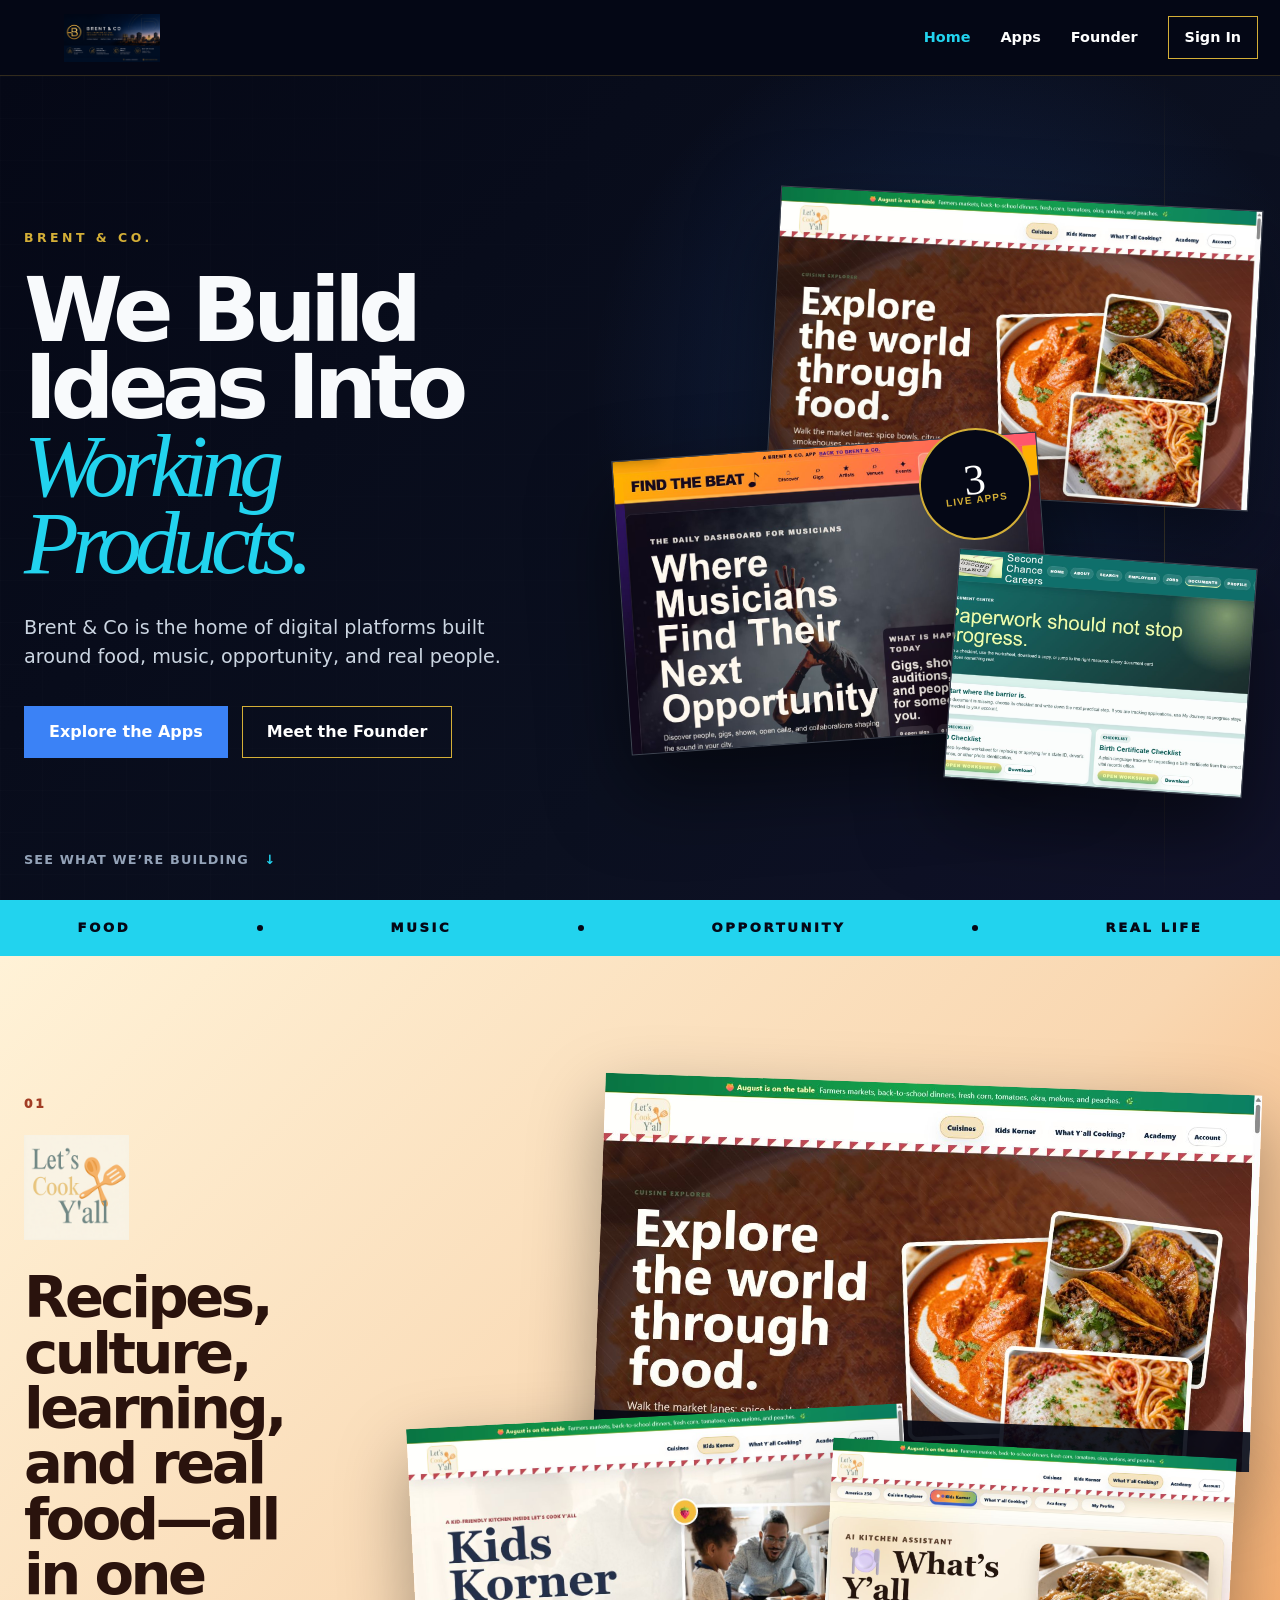
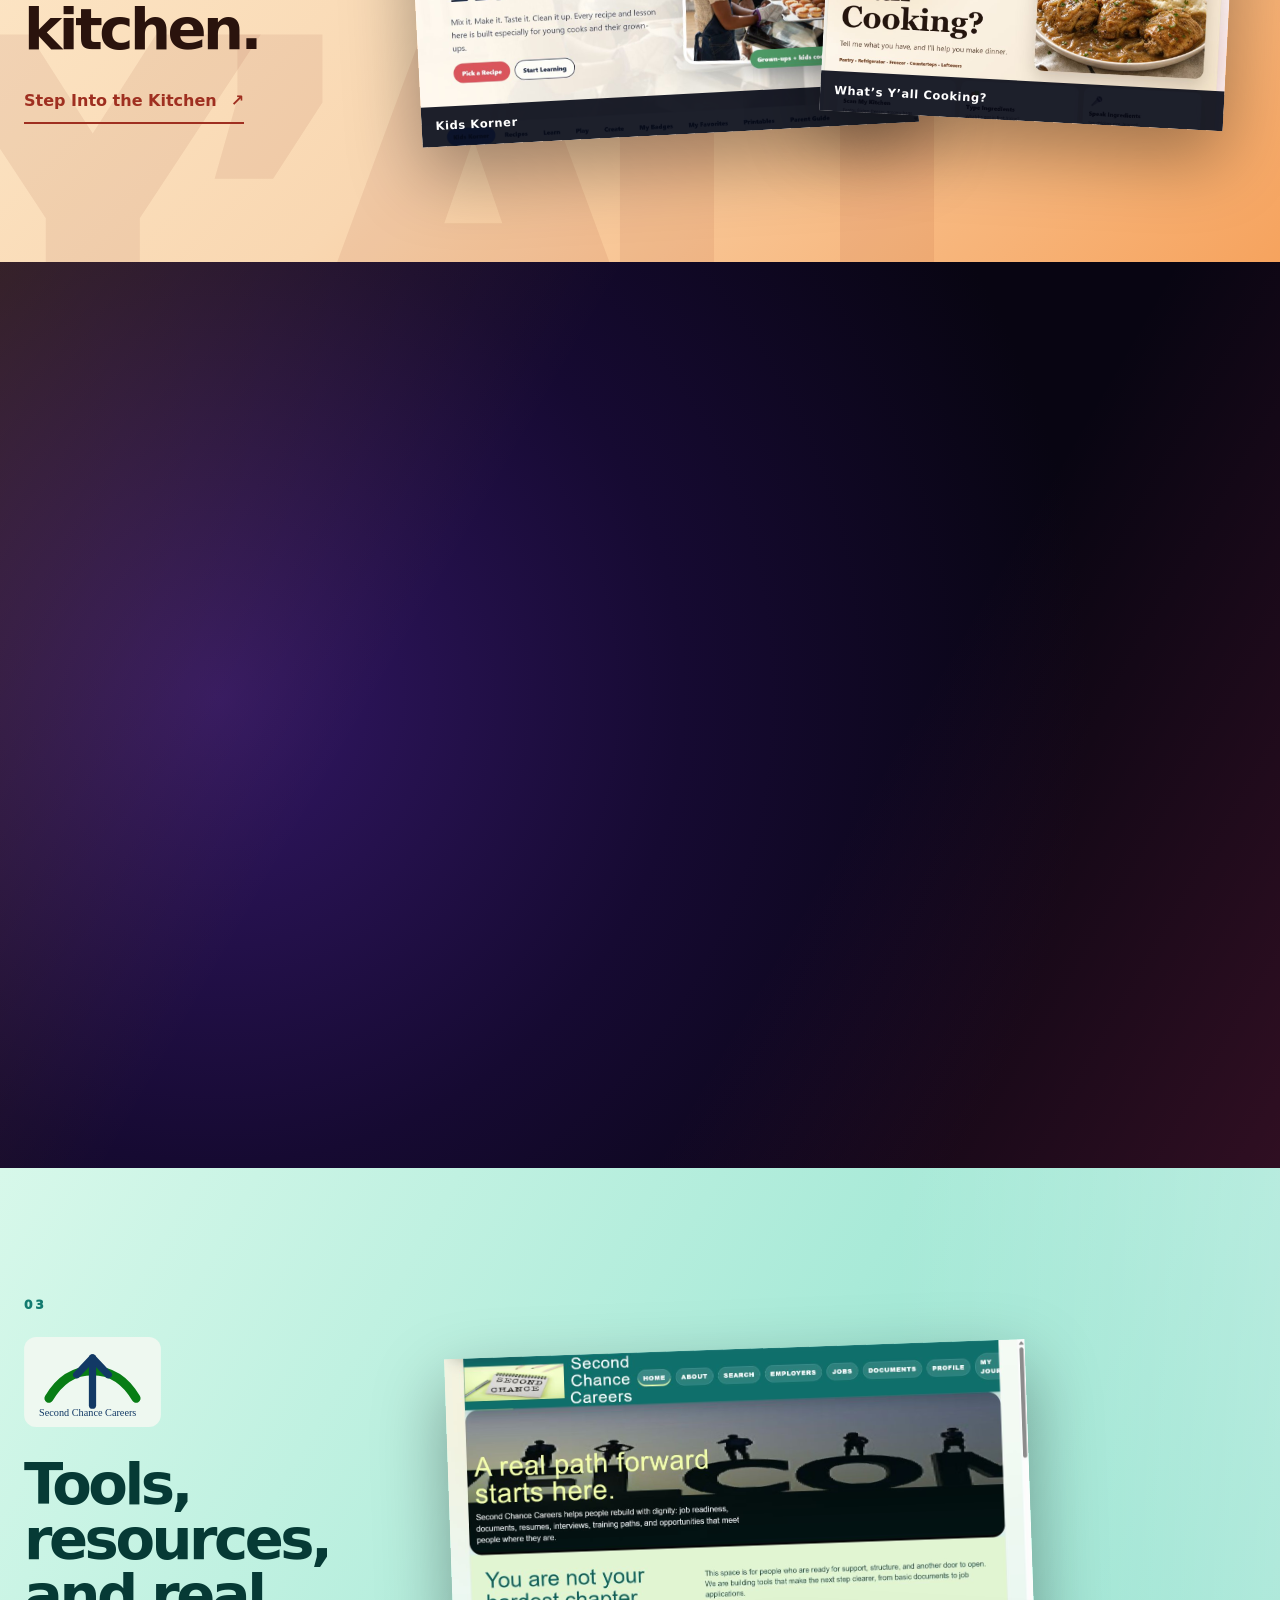
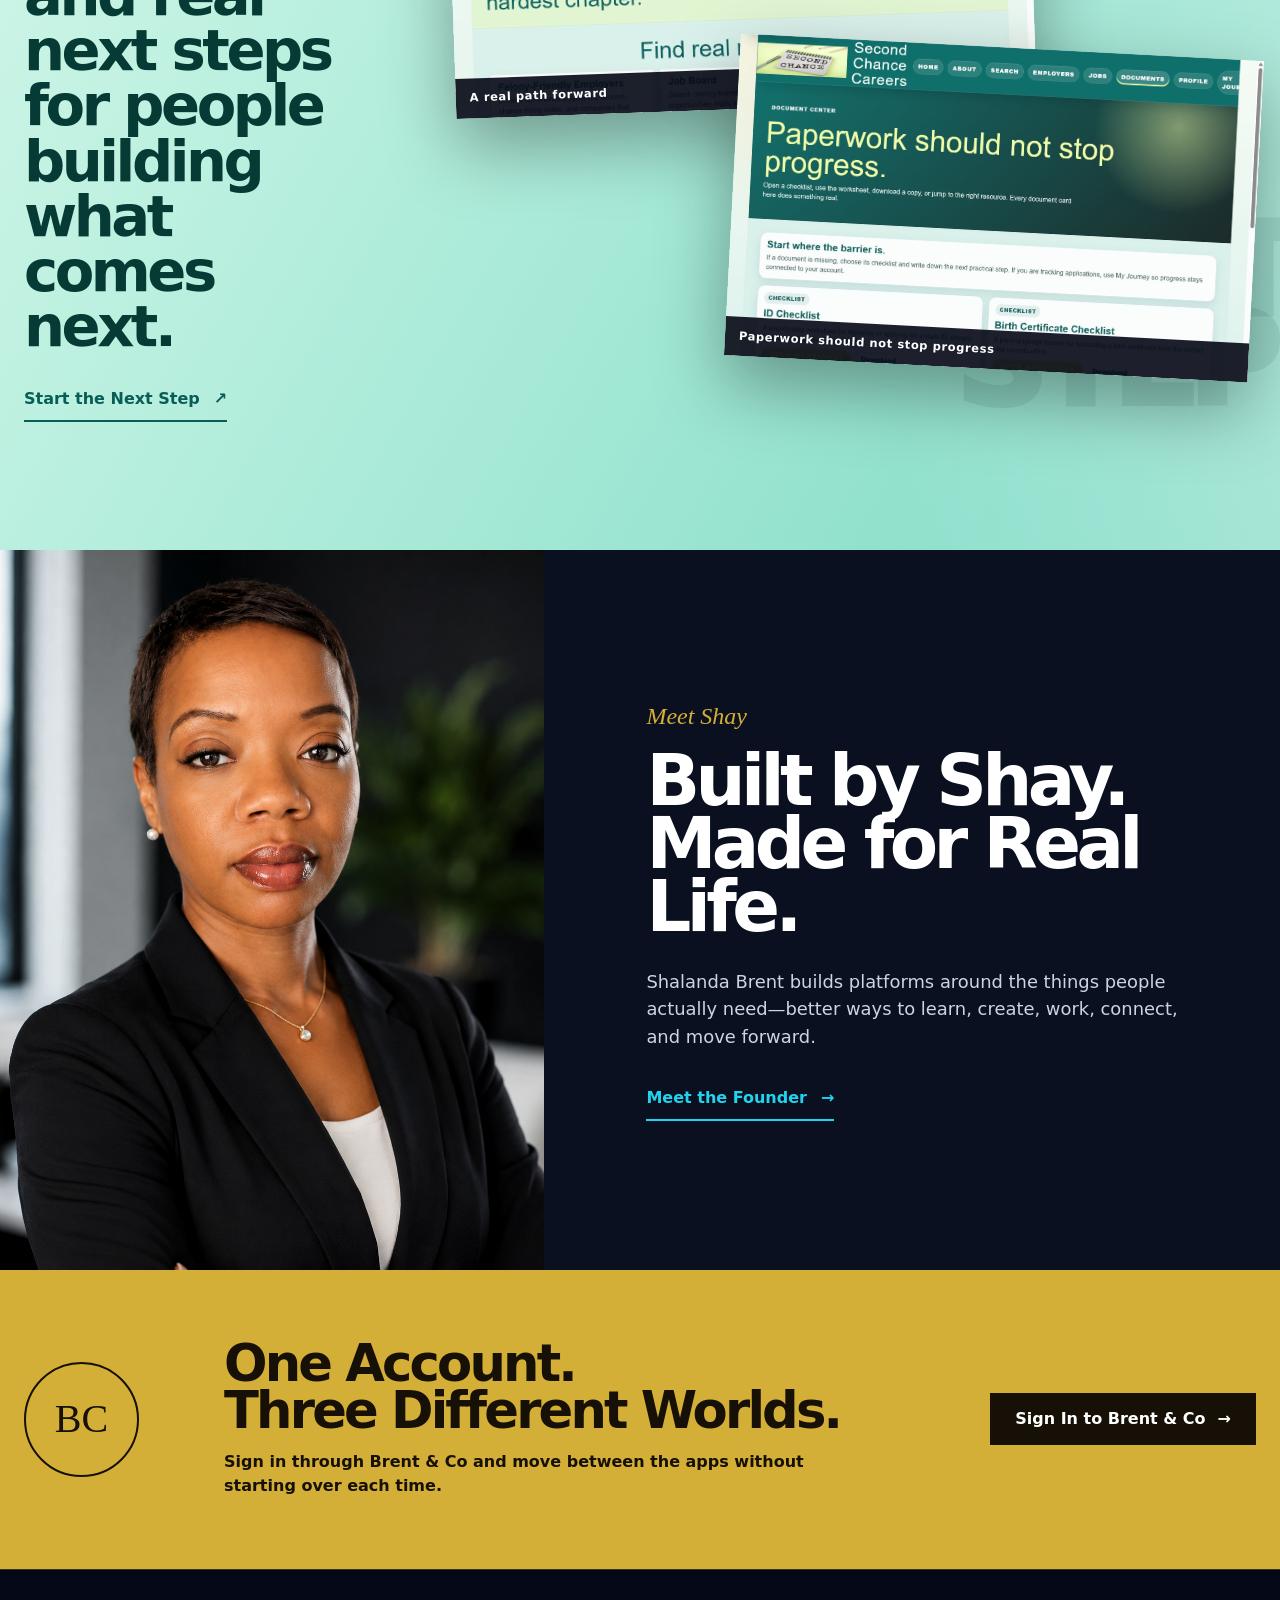
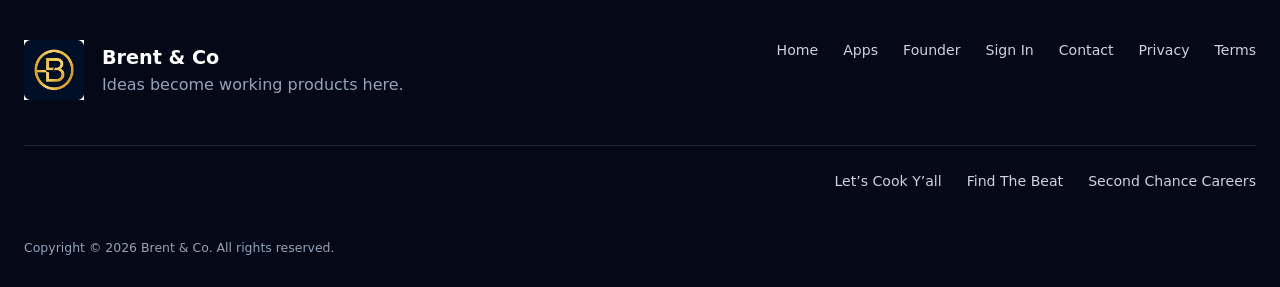
<file: index.html>
<!doctype html>
<html lang="en">
<head>
  <meta charset="UTF-8" />
  <meta name="viewport" content="width=device-width, initial-scale=1.0" />
  <title>Brent & Co. | Ideas Into Working Products</title>
  <meta name="description" content="Brent & Co. is the founder-led technology company behind Let's Cook Y'all, Find The Beat, and Second Chance Careers." />
  <link rel="canonical" href="https://www.brentandco.org/" />
  <meta property="og:title" content="Brent & Co. | Ideas Into Working Products" />
  <meta property="og:description" content="Digital platforms built around food, music, opportunity, and real life." />
  <meta property="og:url" content="https://www.brentandco.org/" />
  <meta property="og:type" content="website" />
  <meta property="og:image" content="https://www.brentandco.org/assets/brent-co-main.png" />
  <meta name="twitter:card" content="summary_large_image" />
  <meta name="theme-color" content="#050816" />
  <link rel="manifest" href="manifest.webmanifest" />
  <link rel="icon" type="image/png" href="assets/brent-co-icon-192.png" />
  <link rel="apple-touch-icon" href="assets/brent-co-icon-192.png" />
  <link rel="stylesheet" href="styles.css" />
  <script defer data-domain="brentandco.org" src="https://plausible.io/js/script.js"></script>
</head>
<body class="home-page">
  <a class="skip-link" href="#main-content">Skip to main content</a>
  <header class="site-header mobile-header" data-header>
    <a class="brand" href="/" aria-label="Brent and Co home"><img src="assets/brent-co-horizontal.png" alt="Brent & Co." /></a>
    <button class="nav-toggle" type="button" aria-expanded="false" aria-controls="main-nav"><span></span><span></span><span></span><span class="sr-only">Open menu</span></button>
    <nav id="main-nav" aria-label="Main navigation">
      <a href="/" aria-current="page">Home</a>
      <a href="#apps">Apps</a>
      <a href="#founder">Founder</a>
      <a class="nav-signin" href="/login">Sign In</a>
    </nav>
  </header>

  <main id="main-content">
    <section class="world-hero" aria-labelledby="hero-title">
      <div class="hero-copy reveal">
        <p class="hero-kicker">Brent &amp; Co.</p>
        <h1 id="hero-title">We Build Ideas Into <em>Working Products.</em></h1>
        <p>Brent &amp; Co is the home of digital platforms built around food, music, opportunity, and real people.</p>
        <div class="actions">
          <a class="button" href="#apps">Explore the Apps</a>
          <a class="button secondary" href="#founder">Meet the Founder</a>
        </div>
      </div>
      <div class="hero-world reveal" aria-label="A look inside the three Brent and Co apps">
        <figure class="hero-shot hero-shot-cook"><img src="assets/cook-cuisines.png" alt="World cuisine discovery inside Let's Cook Y'all" /></figure>
        <figure class="hero-shot hero-shot-beat"><img src="assets/beat-discover.png" alt="Music opportunity dashboard inside Find The Beat" /></figure>
        <figure class="hero-shot hero-shot-career"><img src="assets/career-documents.png" alt="Document center inside Second Chance Careers" /></figure>
        <div class="hero-stamp" aria-hidden="true">3<br /><span>live apps</span></div>
      </div>
      <a class="hero-scroll" href="#apps">See what we’re building <span aria-hidden="true">↓</span></a>
    </section>

    <div class="app-run" aria-hidden="true"><span>FOOD</span><i></i><span>MUSIC</span><i></i><span>OPPORTUNITY</span><i></i><span>REAL LIFE</span></div>

    <section class="apps" id="apps" aria-labelledby="apps-title">
      <h2 id="apps-title" class="sr-only">Brent and Co apps</h2>

      <article class="app-feature cook-feature" aria-labelledby="cook-title">
        <div class="feature-copy reveal">
          <span class="feature-index">01</span>
          <img class="feature-logo cook-logo" src="assets/lets-cook-logo.png" alt="Let's Cook Y'all" />
          <h3 id="cook-title">Recipes, culture, learning, and real food—all in one kitchen.</h3>
          <a class="feature-cta" href="https://www.letscookyall.com/" target="_blank" rel="noopener noreferrer">Step Into the Kitchen <span aria-hidden="true">↗</span></a>
        </div>
        <div class="cook-collage reveal">
          <figure class="visual visual-cuisine"><img src="assets/cook-cuisines.png" alt="Let's Cook Y'all cuisine explorer with dishes from around the world" /><figcaption>Explore the world through food</figcaption></figure>
          <figure class="visual visual-kids"><img src="assets/cook-kids.png" alt="Kids Korner cooking lessons for young cooks and grown-ups" /><figcaption>Kids Korner</figcaption></figure>
          <figure class="visual visual-pantry"><img src="assets/cook-community.png" alt="What's Y'all Cooking kitchen assistant with a real plated meal" /><figcaption>What’s Y’all Cooking?</figcaption></figure>
        </div>
      </article>

      <article class="app-feature beat-feature" aria-labelledby="beat-title">
        <div class="beat-stage reveal">
          <div class="beat-type" aria-hidden="true">FIND<br />THE<br />BEAT</div>
          <figure class="visual visual-beat-main"><img src="assets/beat-discover.png" alt="Find The Beat opportunity dashboard for musicians" /><figcaption>Opportunity starts with discovery</figcaption></figure>
          <figure class="visual visual-beat-map"><img src="assets/beat-map.png" alt="Find The Beat map showing where the local music community is moving" /><figcaption>Music near you</figcaption></figure>
          <figure class="visual visual-beat-search"><img src="assets/beat-search.png" alt="Find The Beat creator search for artists, singers, musicians, and producers" /><figcaption>Find the right collaborator</figcaption></figure>
        </div>
        <div class="feature-copy reveal">
          <span class="feature-index">02</span>
          <img class="feature-logo beat-logo" src="assets/find-the-beat-logo.svg" alt="Find The Beat" />
          <h3 id="beat-title">A place for artists, musicians, creators, and opportunities to find each other.</h3>
          <a class="feature-cta light-link" href="https://www.findthebeatmusic.com/" target="_blank" rel="noopener noreferrer">Find Your People <span aria-hidden="true">↗</span></a>
        </div>
      </article>

      <article class="app-feature career-feature" aria-labelledby="career-title">
        <div class="feature-copy reveal">
          <span class="feature-index">03</span>
          <img class="feature-logo career-logo" src="assets/second-chance-logo.svg" alt="Second Chance Careers" />
          <h3 id="career-title">Tools, resources, and real next steps for people building what comes next.</h3>
          <a class="feature-cta career-link" href="https://www.secondchancecareers.org/" target="_blank" rel="noopener noreferrer">Start the Next Step <span aria-hidden="true">↗</span></a>
        </div>
        <div class="career-collage reveal">
          <figure class="visual visual-career-path"><img src="assets/career-path.png" alt="Second Chance Careers home showing career pathways and practical next steps" /><figcaption>A real path forward</figcaption></figure>
          <figure class="visual visual-career-docs"><img src="assets/career-documents.png" alt="Second Chance Careers document center with ID and birth certificate checklists" /><figcaption>Paperwork should not stop progress</figcaption></figure>
          <div class="career-word" aria-hidden="true">NEXT<br />STEP</div>
        </div>
      </article>
    </section>

    <section class="founder-band" id="founder" aria-labelledby="founder-title">
      <div class="founder-portrait reveal"><img src="assets/founder-shalanda-brent.png" alt="Shalanda Brent, founder of Brent & Co." /></div>
      <div class="founder-copy reveal">
        <p class="founder-script">Meet Shay</p>
        <h2 id="founder-title">Built by Shay.<br />Made for Real Life.</h2>
        <p>Shalanda Brent builds platforms around the things people actually need—better ways to learn, create, work, connect, and move forward.</p>
        <a class="feature-cta light-link" href="/founder">Meet the Founder <span aria-hidden="true">→</span></a>
      </div>
    </section>

    <section class="account-band" aria-labelledby="account-title">
      <div class="account-mark" aria-hidden="true">BC</div>
      <div>
        <h2 id="account-title">One Account.<br />Three Different Worlds.</h2>
        <p>Sign in through Brent &amp; Co and move between the apps without starting over each time.</p>
      </div>
      <a class="button account-button" href="/login">Sign In to Brent &amp; Co <span aria-hidden="true">→</span></a>
    </section>
  </main>

  <footer class="site-footer">
    <div class="footer-brand"><img src="assets/brent-co-square.png" alt="Brent & Co." /><div><strong>Brent &amp; Co</strong><span>Ideas become working products here.</span></div></div>
    <nav class="footer-links" aria-label="Footer navigation"><a href="/">Home</a><a href="#apps">Apps</a><a href="#founder">Founder</a><a href="/login">Sign In</a><a href="/contact">Contact</a><a href="/privacy">Privacy</a><a href="/terms">Terms</a></nav>
    <div class="footer-apps" aria-label="Brent and Co app links"><a href="https://www.letscookyall.com/">Let’s Cook Y’all</a><a href="https://www.findthebeatmusic.com/">Find The Beat</a><a href="https://www.secondchancecareers.org/">Second Chance Careers</a></div>
    <p>Copyright © 2026 Brent &amp; Co. All rights reserved.</p>
  </footer>
  <script>
    const header = document.querySelector('[data-header]');
    const toggle = document.querySelector('.nav-toggle');
    const nav = document.querySelector('#main-nav');
    toggle.addEventListener('click', () => { const open = toggle.getAttribute('aria-expanded') === 'true'; toggle.setAttribute('aria-expanded', String(!open)); nav.classList.toggle('is-open', !open); });
    nav.querySelectorAll('a').forEach(link => link.addEventListener('click', () => { toggle.setAttribute('aria-expanded', 'false'); nav.classList.remove('is-open'); }));
    addEventListener('scroll', () => header.classList.toggle('is-scrolled', scrollY > 20), { passive: true });
    if ('IntersectionObserver' in window) { const observer = new IntersectionObserver(entries => entries.forEach(entry => { if (entry.isIntersecting) { entry.target.classList.add('is-visible'); observer.unobserve(entry.target); } }), { threshold: .1 }); document.querySelectorAll('.reveal').forEach(item => observer.observe(item)); } else { document.querySelectorAll('.reveal').forEach(item => item.classList.add('is-visible')); }
  </script>
</body>
</html>
</file>
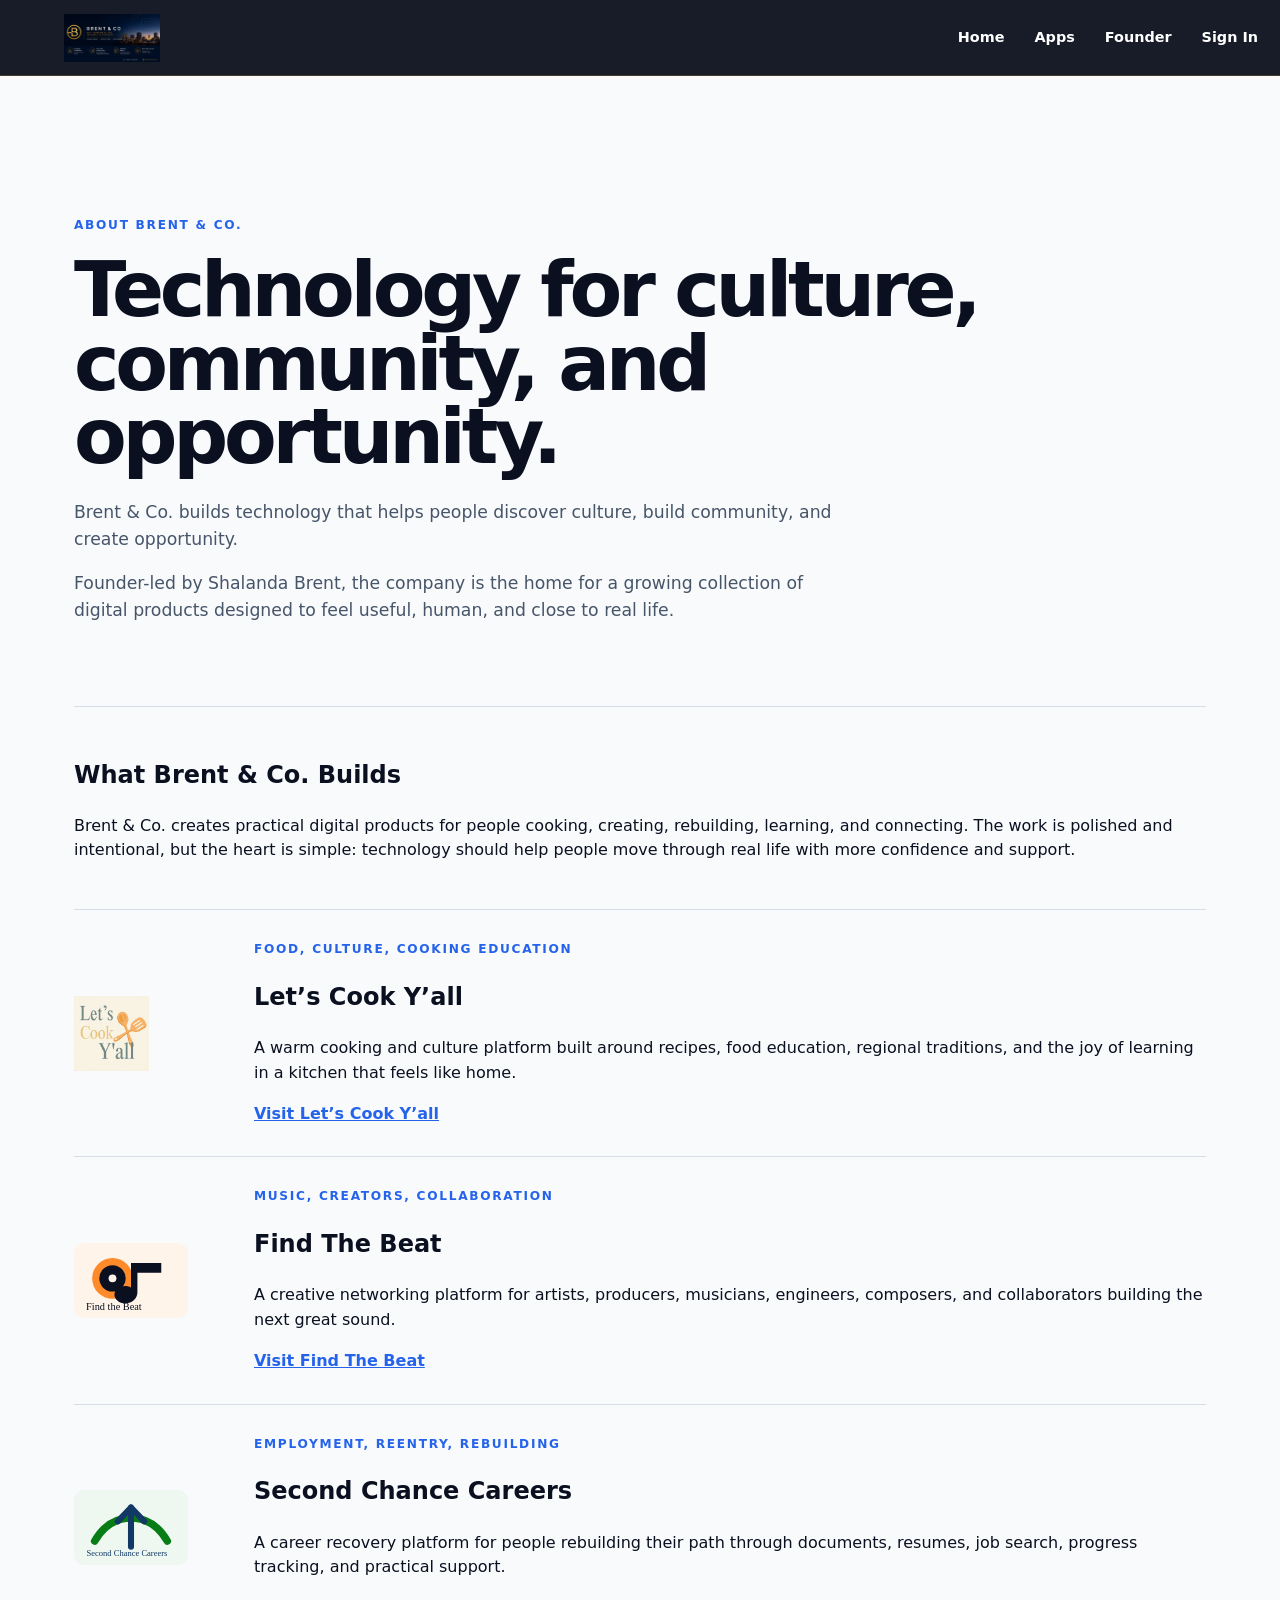
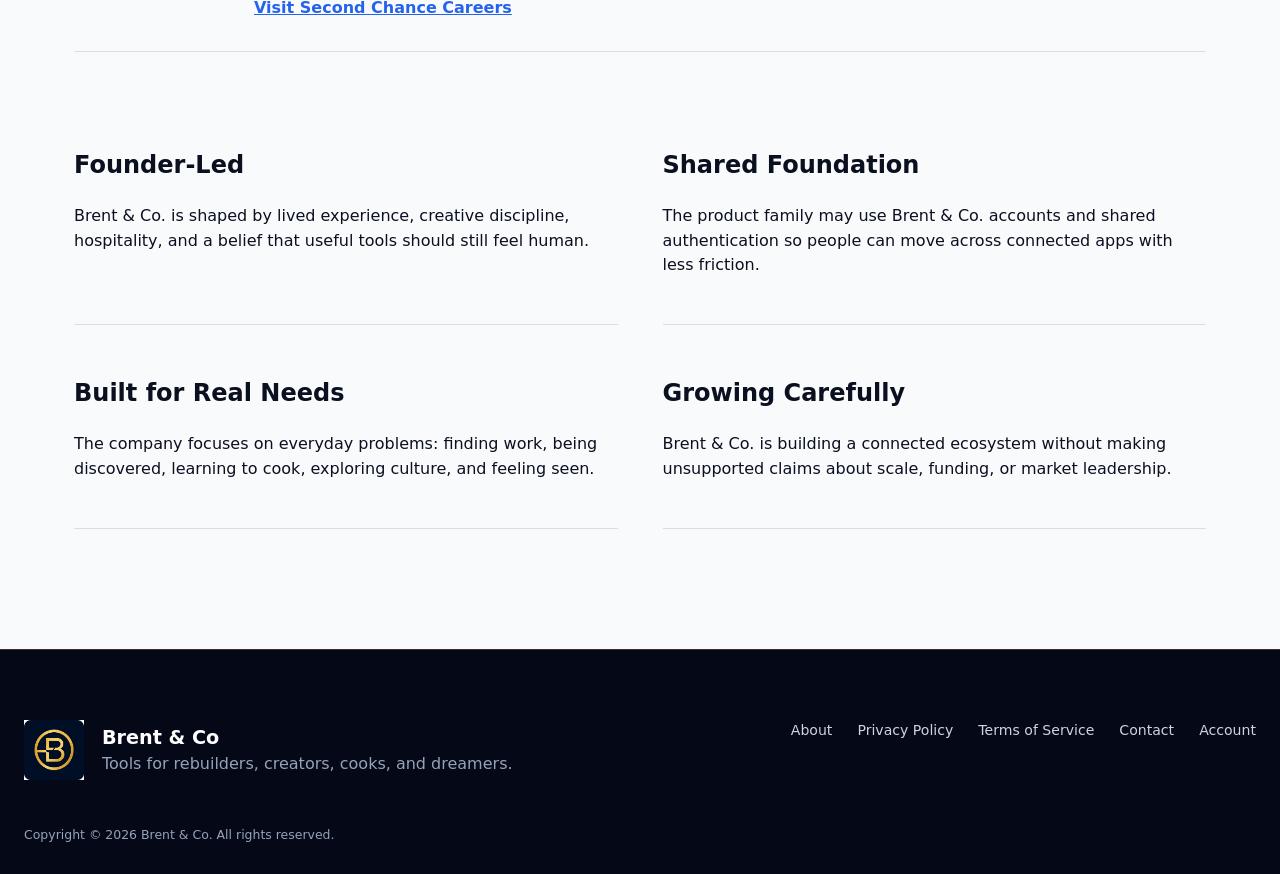
<file: about.html>
<!doctype html>
<html lang="en">
  <head>
    <meta charset="UTF-8" />
    <meta name="viewport" content="width=device-width, initial-scale=1.0" />
    <title>About | Brent & Co.</title>
    <meta name="description" content="Brent & Co. builds technology that helps people discover culture, build community, and create opportunity." />
    <link rel="canonical" href="https://www.brentandco.org/about" />
    <meta property="og:title" content="About | Brent & Co." />
    <meta property="og:description" content="Brent & Co. is the founder-led technology company behind Let's Cook Y'all, Find The Beat, and Second Chance Careers." />
    <meta property="og:url" content="https://www.brentandco.org/about" />
    <meta property="og:type" content="website" />
    <meta property="og:image" content="https://www.brentandco.org/assets/brent-co-main.png" />
    <meta name="twitter:card" content="summary_large_image" />
    <meta name="twitter:title" content="About | Brent & Co." />
    <meta name="twitter:description" content="Technology for culture, community, and opportunity." />
    <meta name="theme-color" content="#0B1020" />
    <link rel="icon" type="image/png" href="assets/brent-co-icon-192.png" />
    <link rel="apple-touch-icon" href="assets/brent-co-icon-192.png" />
    <link rel="stylesheet" href="styles.css" />
  </head>
  <body class="legal-page">
    <a class="skip-link" href="#main-content">Skip to main content</a>
    <header class="site-header">
      <a class="brand" href="/" aria-label="Brent and Co home">
        <img src="assets/brent-co-horizontal.png" alt="Brent & Co." />
      </a>
      <nav aria-label="Main navigation">
        <a href="/">Home</a>
        <a href="/#apps">Apps</a>
        <a href="/founder">Founder</a>
        <a href="/login">Sign In</a>
      </nav>
    </header>

    <main id="main-content" class="legal-shell about-legal" tabindex="-1">
      <section class="legal-hero about-hero" aria-labelledby="about-title">
        <p class="eyebrow">About Brent &amp; Co.</p>
        <h1 id="about-title">Technology for culture, community, and opportunity.</h1>
        <p>Brent &amp; Co. builds technology that helps people discover culture, build community, and create opportunity.</p>
        <p>Founder-led by Shalanda Brent, the company is the home for a growing collection of digital products designed to feel useful, human, and close to real life.</p>
      </section>

      <section class="legal-card">
        <h2>What Brent &amp; Co. Builds</h2>
        <p>Brent &amp; Co. creates practical digital products for people cooking, creating, rebuilding, learning, and connecting. The work is polished and intentional, but the heart is simple: technology should help people move through real life with more confidence and support.</p>
      </section>

      <section class="product-list" aria-label="Current Brent and Co products">
        <article>
          <img src="assets/lets-cook-logo.png" alt="Let's Cook Y'all logo" />
          <div>
            <p class="eyebrow">Food, culture, cooking education</p>
            <h2>Let’s Cook Y’all</h2>
            <p>A warm cooking and culture platform built around recipes, food education, regional traditions, and the joy of learning in a kitchen that feels like home.</p>
            <a href="https://www.letscookyall.com/" rel="noreferrer">Visit Let’s Cook Y’all</a>
          </div>
        </article>
        <article>
          <img src="assets/find-the-beat-logo.svg" alt="Find The Beat logo" />
          <div>
            <p class="eyebrow">Music, creators, collaboration</p>
            <h2>Find The Beat</h2>
            <p>A creative networking platform for artists, producers, musicians, engineers, composers, and collaborators building the next great sound.</p>
            <a href="https://www.findthebeatmusic.com/" rel="noreferrer">Visit Find The Beat</a>
          </div>
        </article>
        <article>
          <img src="assets/second-chance-logo.svg" alt="Second Chance Careers logo" />
          <div>
            <p class="eyebrow">Employment, reentry, rebuilding</p>
            <h2>Second Chance Careers</h2>
            <p>A career recovery platform for people rebuilding their path through documents, resumes, job search, progress tracking, and practical support.</p>
            <a href="https://secondchancecareers.org/" rel="noreferrer">Visit Second Chance Careers</a>
          </div>
        </article>
      </section>

      <section class="legal-grid">
        <article>
          <h2>Founder-Led</h2>
          <p>Brent &amp; Co. is shaped by lived experience, creative discipline, hospitality, and a belief that useful tools should still feel human.</p>
        </article>
        <article>
          <h2>Shared Foundation</h2>
          <p>The product family may use Brent &amp; Co. accounts and shared authentication so people can move across connected apps with less friction.</p>
        </article>
        <article>
          <h2>Built for Real Needs</h2>
          <p>The company focuses on everyday problems: finding work, being discovered, learning to cook, exploring culture, and feeling seen.</p>
        </article>
        <article>
          <h2>Growing Carefully</h2>
          <p>Brent &amp; Co. is building a connected ecosystem without making unsupported claims about scale, funding, or market leadership.</p>
        </article>
      </section>
    </main>

    <footer class="site-footer legal-footer" id="footer">
      <div class="footer-mark">
        <img src="assets/brent-co-square.png" alt="Brent & Co." />
        <div>
          <strong>Brent &amp; Co</strong>
          <span>Tools for rebuilders, creators, cooks, and dreamers.</span>
        </div>
      </div>
      <div class="footer-links" aria-label="Legal and company links">
        <a href="/about">About</a>
        <a href="/privacy">Privacy Policy</a>
        <a href="/terms">Terms of Service</a>
        <a href="/contact">Contact</a>
        <a href="/login">Account</a>
      </div>
      <p>Copyright © 2026 Brent &amp; Co. All rights reserved.</p>
    </footer>
  </body>
</html>
</file>
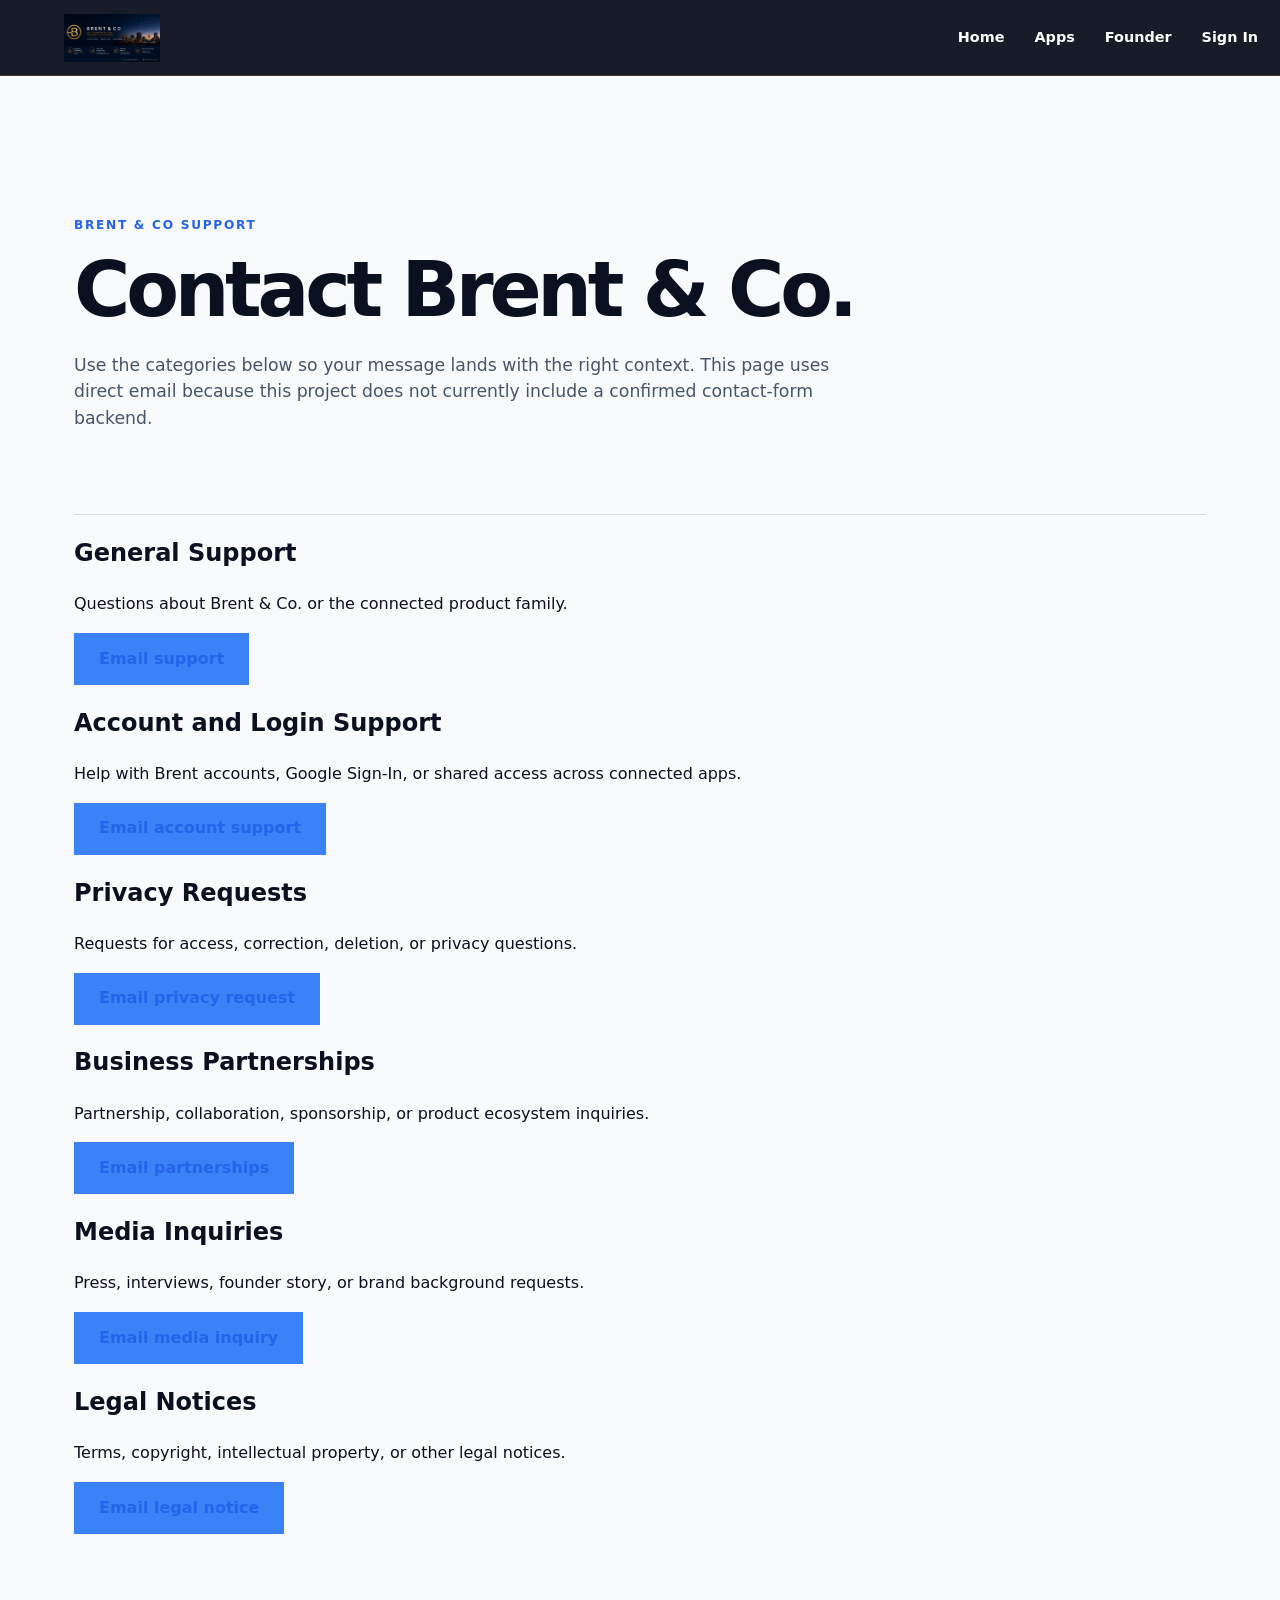
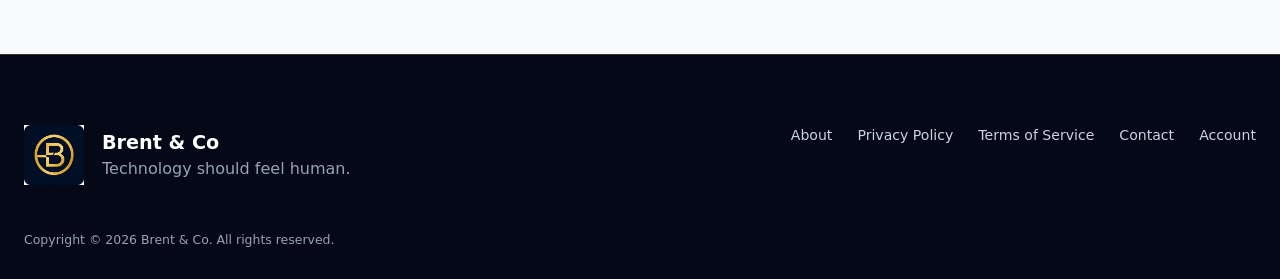
<file: contact.html>
<!doctype html>
<html lang="en">
  <head>
    <meta charset="UTF-8" />
    <meta name="viewport" content="width=device-width, initial-scale=1.0" />
    <title>Contact | Brent & Co.</title>
    <meta name="description" content="Contact Brent & Co. for support, privacy requests, business partnerships, media inquiries, and legal notices." />
    <link rel="canonical" href="https://www.brentandco.org/contact" />
    <meta property="og:title" content="Contact | Brent & Co." />
    <meta property="og:description" content="Contact Brent & Co. for support, privacy, partnerships, media, and legal notices." />
    <meta property="og:url" content="https://www.brentandco.org/contact" />
    <meta property="og:type" content="website" />
    <meta property="og:image" content="https://www.brentandco.org/assets/brent-co-main.png" />
    <meta name="twitter:card" content="summary_large_image" />
    <meta name="twitter:title" content="Contact | Brent & Co." />
    <meta name="twitter:description" content="How to reach Brent & Co." />
    <meta name="theme-color" content="#0B1020" />
    <link rel="icon" type="image/png" href="assets/brent-co-icon-192.png" />
    <link rel="apple-touch-icon" href="assets/brent-co-icon-192.png" />
    <link rel="stylesheet" href="styles.css" />
  </head>
  <body class="legal-page">
    <a class="skip-link" href="#main-content">Skip to main content</a>
    <header class="site-header">
      <a class="brand" href="/" aria-label="Brent and Co home">
        <img src="assets/brent-co-horizontal.png" alt="Brent & Co." />
      </a>
      <nav aria-label="Main navigation">
        <a href="/">Home</a>
        <a href="/#apps">Apps</a>
        <a href="/founder">Founder</a>
        <a href="/login">Sign In</a>
      </nav>
    </header>

    <main id="main-content" class="legal-shell" tabindex="-1">
      <section class="legal-hero" aria-labelledby="contact-title">
        <p class="eyebrow">Brent &amp; Co support</p>
        <h1 id="contact-title">Contact Brent &amp; Co.</h1>
        <p>Use the categories below so your message lands with the right context. This page uses direct email because this project does not currently include a confirmed contact-form backend.</p>
      </section>

      <section class="contact-grid" aria-label="Contact categories">
        <article>
          <h2>General Support</h2>
          <p>Questions about Brent &amp; Co. or the connected product family.</p>
          <a class="button" href="mailto:shalanda.brent@gmail.com?subject=Brent%20%26%20Co.%20General%20Support">Email support</a>
        </article>
        <article>
          <h2>Account and Login Support</h2>
          <p>Help with Brent accounts, Google Sign-In, or shared access across connected apps.</p>
          <a class="button" href="mailto:shalanda.brent@gmail.com?subject=Brent%20%26%20Co.%20Account%20Support">Email account support</a>
        </article>
        <article>
          <h2>Privacy Requests</h2>
          <p>Requests for access, correction, deletion, or privacy questions.</p>
          <a class="button" href="mailto:shalanda.brent@gmail.com?subject=Brent%20%26%20Co.%20Privacy%20Request">Email privacy request</a>
        </article>
        <article>
          <h2>Business Partnerships</h2>
          <p>Partnership, collaboration, sponsorship, or product ecosystem inquiries.</p>
          <a class="button" href="mailto:shalanda.brent@gmail.com?subject=Brent%20%26%20Co.%20Business%20Partnership">Email partnerships</a>
        </article>
        <article>
          <h2>Media Inquiries</h2>
          <p>Press, interviews, founder story, or brand background requests.</p>
          <a class="button" href="mailto:shalanda.brent@gmail.com?subject=Brent%20%26%20Co.%20Media%20Inquiry">Email media inquiry</a>
        </article>
        <article>
          <h2>Legal Notices</h2>
          <p>Terms, copyright, intellectual property, or other legal notices.</p>
          <a class="button" href="mailto:shalanda.brent@gmail.com?subject=Brent%20%26%20Co.%20Legal%20Notice">Email legal notice</a>
        </article>
      </section>
    </main>

    <footer class="site-footer legal-footer" id="footer">
      <div class="footer-mark">
        <img src="assets/brent-co-square.png" alt="Brent & Co." />
        <div>
          <strong>Brent &amp; Co</strong>
          <span>Technology should feel human.</span>
        </div>
      </div>
      <div class="footer-links" aria-label="Legal and company links">
        <a href="/about">About</a>
        <a href="/privacy">Privacy Policy</a>
        <a href="/terms">Terms of Service</a>
        <a href="/contact">Contact</a>
        <a href="/login">Account</a>
      </div>
      <p>Copyright © 2026 Brent &amp; Co. All rights reserved.</p>
    </footer>
  </body>
</html>
</file>
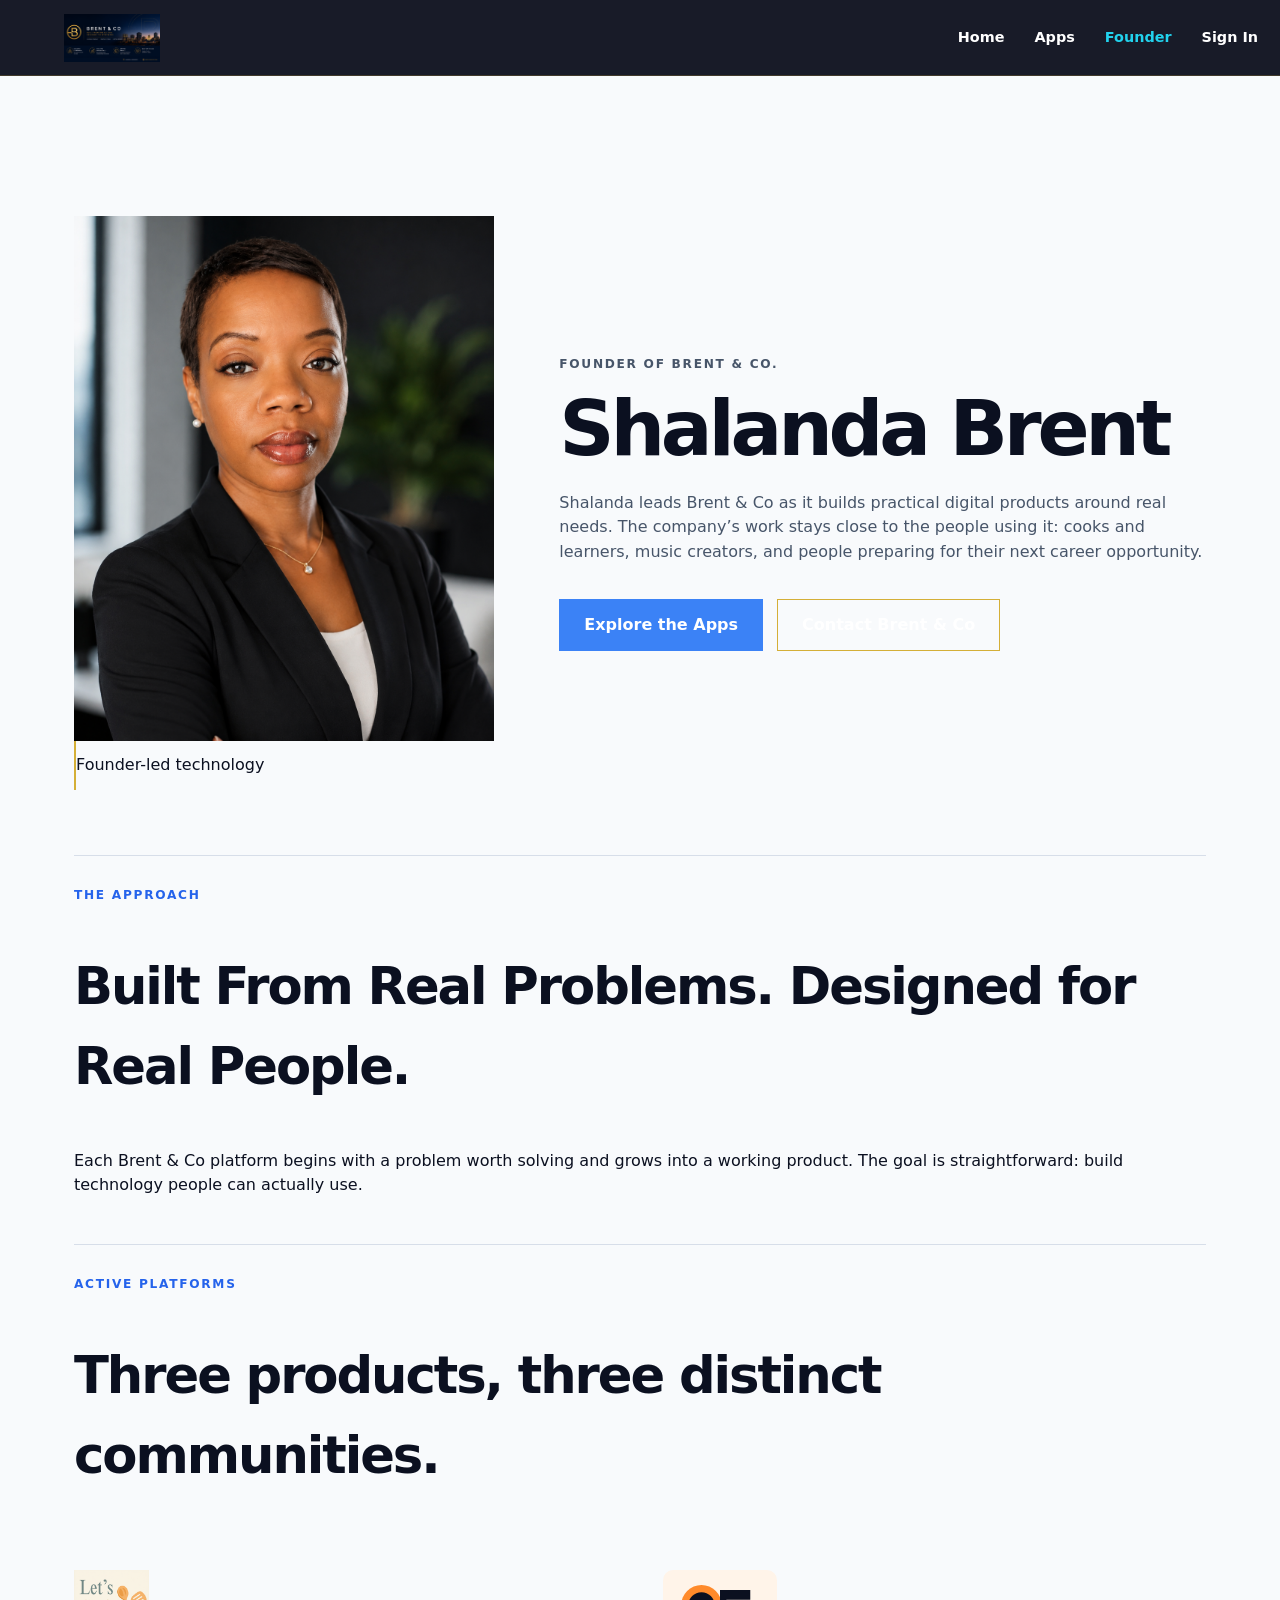
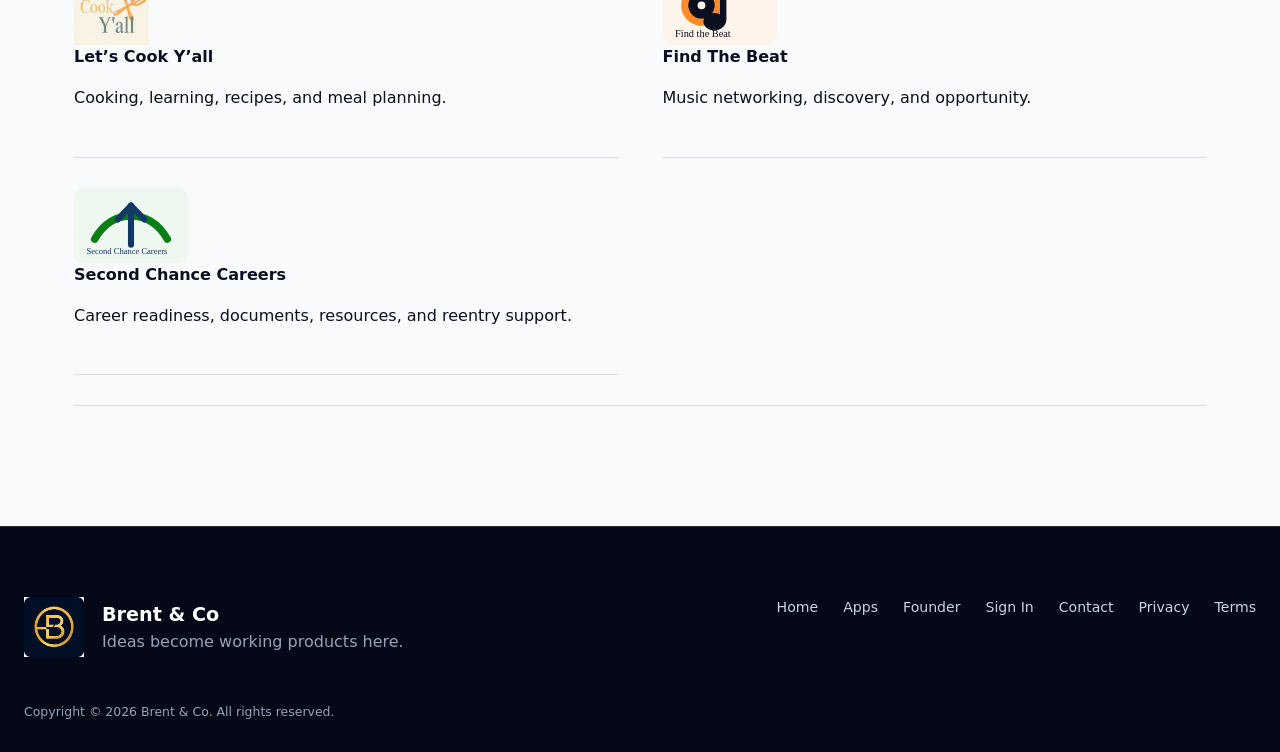
<file: founder.html>
<!doctype html>
<html lang="en">
<head>
  <meta charset="UTF-8" />
  <meta name="viewport" content="width=device-width, initial-scale=1.0" />
  <title>Founder | Brent & Co.</title>
  <meta name="description" content="Meet Shalanda Brent, founder of Brent & Co., the technology company behind three active digital platforms." />
  <meta name="theme-color" content="#0B1020" />
  <link rel="icon" type="image/png" href="assets/brent-co-icon-192.png" />
  <link rel="stylesheet" href="styles.css" />
</head>
<body>
  <a class="skip-link" href="#main-content">Skip to main content</a>
  <header class="site-header">
    <a class="brand" href="/" aria-label="Brent and Co home"><img src="assets/brent-co-horizontal.png" alt="Brent & Co." /></a>
    <nav aria-label="Main navigation"><a href="/">Home</a><a href="/#apps">Apps</a><a href="/founder" aria-current="page">Founder</a><a href="/login">Sign In</a></nav>
  </header>
  <main id="main-content" class="founder-page" tabindex="-1">
    <section class="founder-hero" aria-labelledby="founder-title">
      <div class="founder-portrait-card"><img src="assets/founder-shalanda-brent.png" alt="Shalanda Brent, founder of Brent & Co." /><div class="founder-seal"><span>Founder-led technology</span></div></div>
      <div class="founder-hero-copy">
        <p class="eyebrow">Founder of Brent &amp; Co.</p>
        <h1 id="founder-title">Shalanda Brent</h1>
        <p>Shalanda leads Brent &amp; Co as it builds practical digital products around real needs. The company’s work stays close to the people using it: cooks and learners, music creators, and people preparing for their next career opportunity.</p>
        <div class="actions"><a class="button" href="/#apps">Explore the Apps</a><a class="button secondary" href="/contact">Contact Brent &amp; Co</a></div>
      </div>
    </section>
    <section class="founder-statement" aria-labelledby="approach-title">
      <p class="eyebrow">The approach</p>
      <h2 id="approach-title">Built From Real Problems. Designed for Real People.</h2>
      <p>Each Brent &amp; Co platform begins with a problem worth solving and grows into a working product. The goal is straightforward: build technology people can actually use.</p>
    </section>
    <section class="founder-section" aria-labelledby="products-heading">
      <p class="eyebrow">Active platforms</p>
      <h2 id="products-heading">Three products, three distinct communities.</h2>
      <div class="portfolio-grid">
        <a href="https://www.letscookyall.com/" rel="noopener noreferrer"><img src="assets/lets-cook-logo.png" alt="Let's Cook Y'all logo" /><strong>Let’s Cook Y’all</strong><p>Cooking, learning, recipes, and meal planning.</p></a>
        <a href="https://www.findthebeatmusic.com/" rel="noopener noreferrer"><img src="assets/find-the-beat-logo.svg" alt="Find The Beat logo" /><strong>Find The Beat</strong><p>Music networking, discovery, and opportunity.</p></a>
        <a href="https://www.secondchancecareers.org/" rel="noopener noreferrer"><img src="assets/second-chance-logo.svg" alt="Second Chance Careers logo" /><strong>Second Chance Careers</strong><p>Career readiness, documents, resources, and reentry support.</p></a>
      </div>
    </section>
  </main>
  <footer class="site-footer"><div class="footer-brand"><img src="assets/brent-co-square.png" alt="Brent & Co." /><div><strong>Brent &amp; Co</strong><span>Ideas become working products here.</span></div></div><nav class="footer-links" aria-label="Footer navigation"><a href="/">Home</a><a href="/#apps">Apps</a><a href="/founder">Founder</a><a href="/login">Sign In</a><a href="/contact">Contact</a><a href="/privacy">Privacy</a><a href="/terms">Terms</a></nav><p>Copyright © 2026 Brent &amp; Co. All rights reserved.</p></footer>
</body>
</html>
</file>
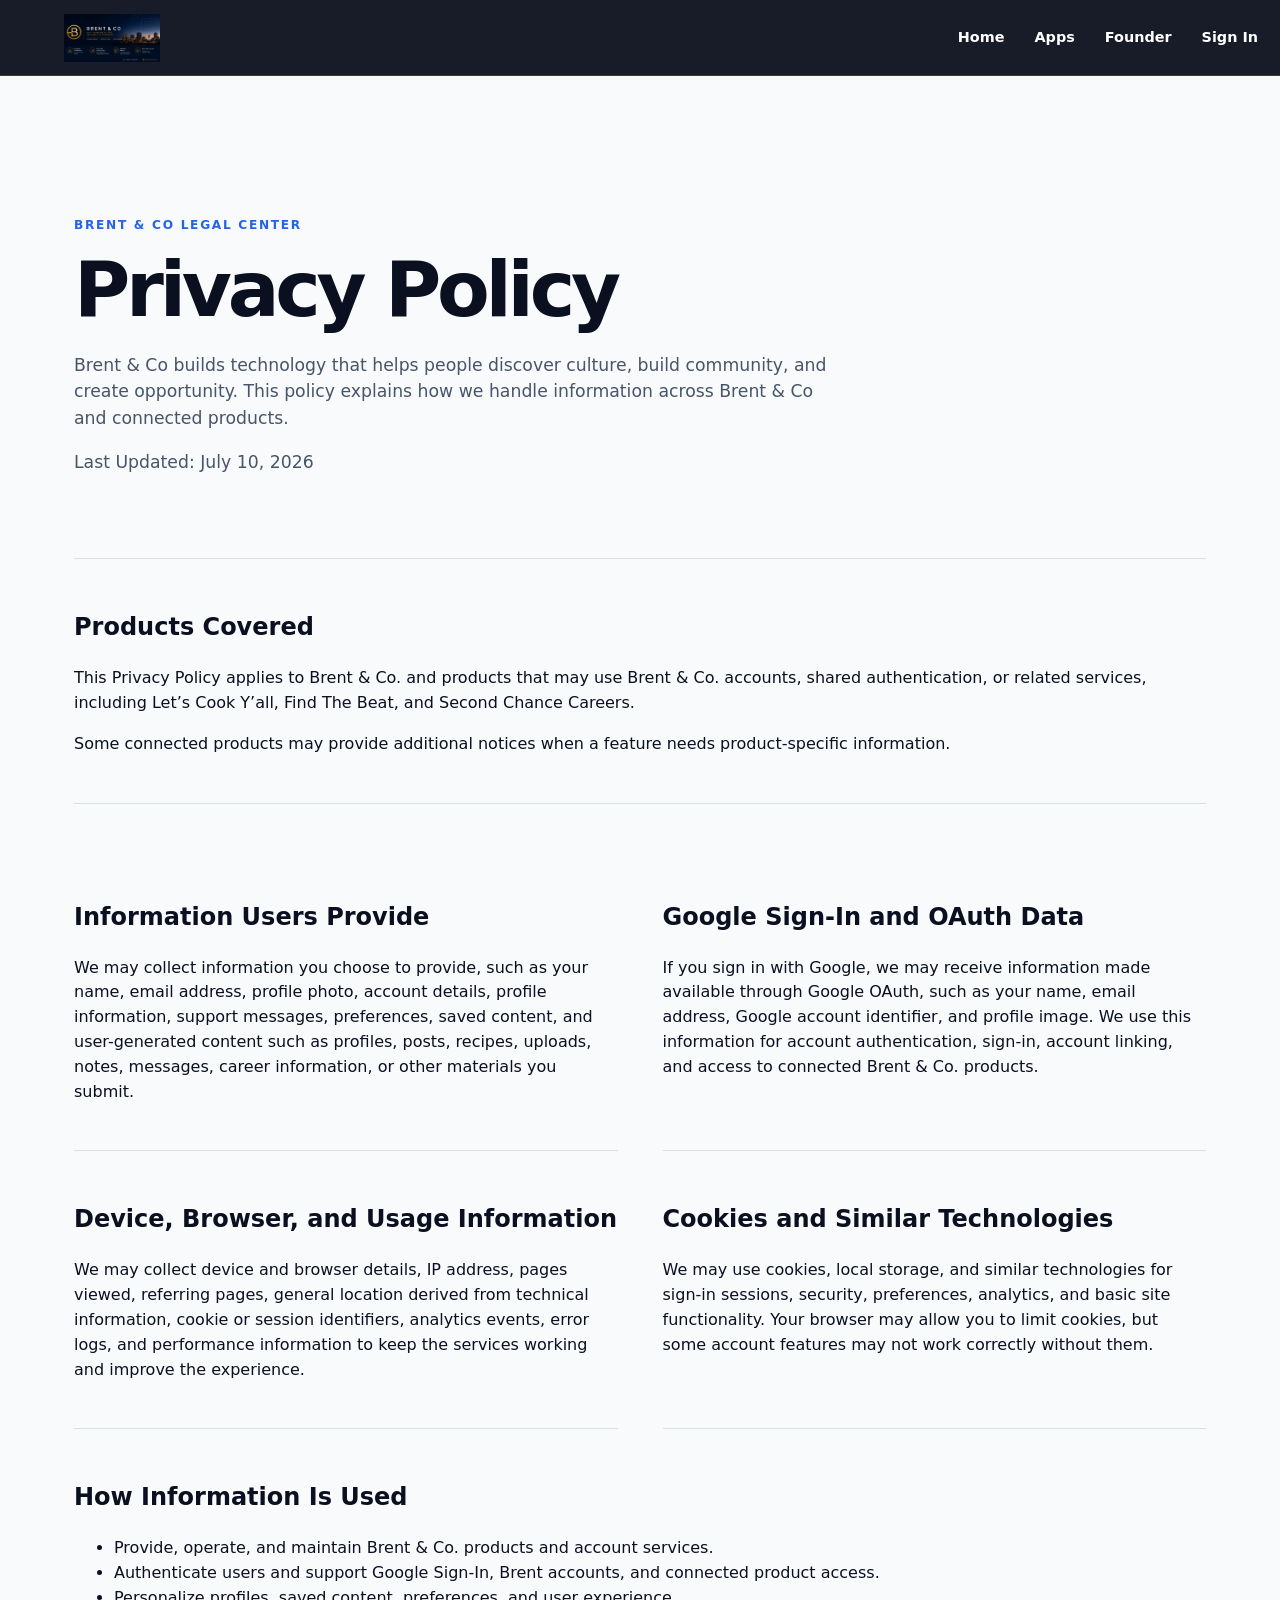
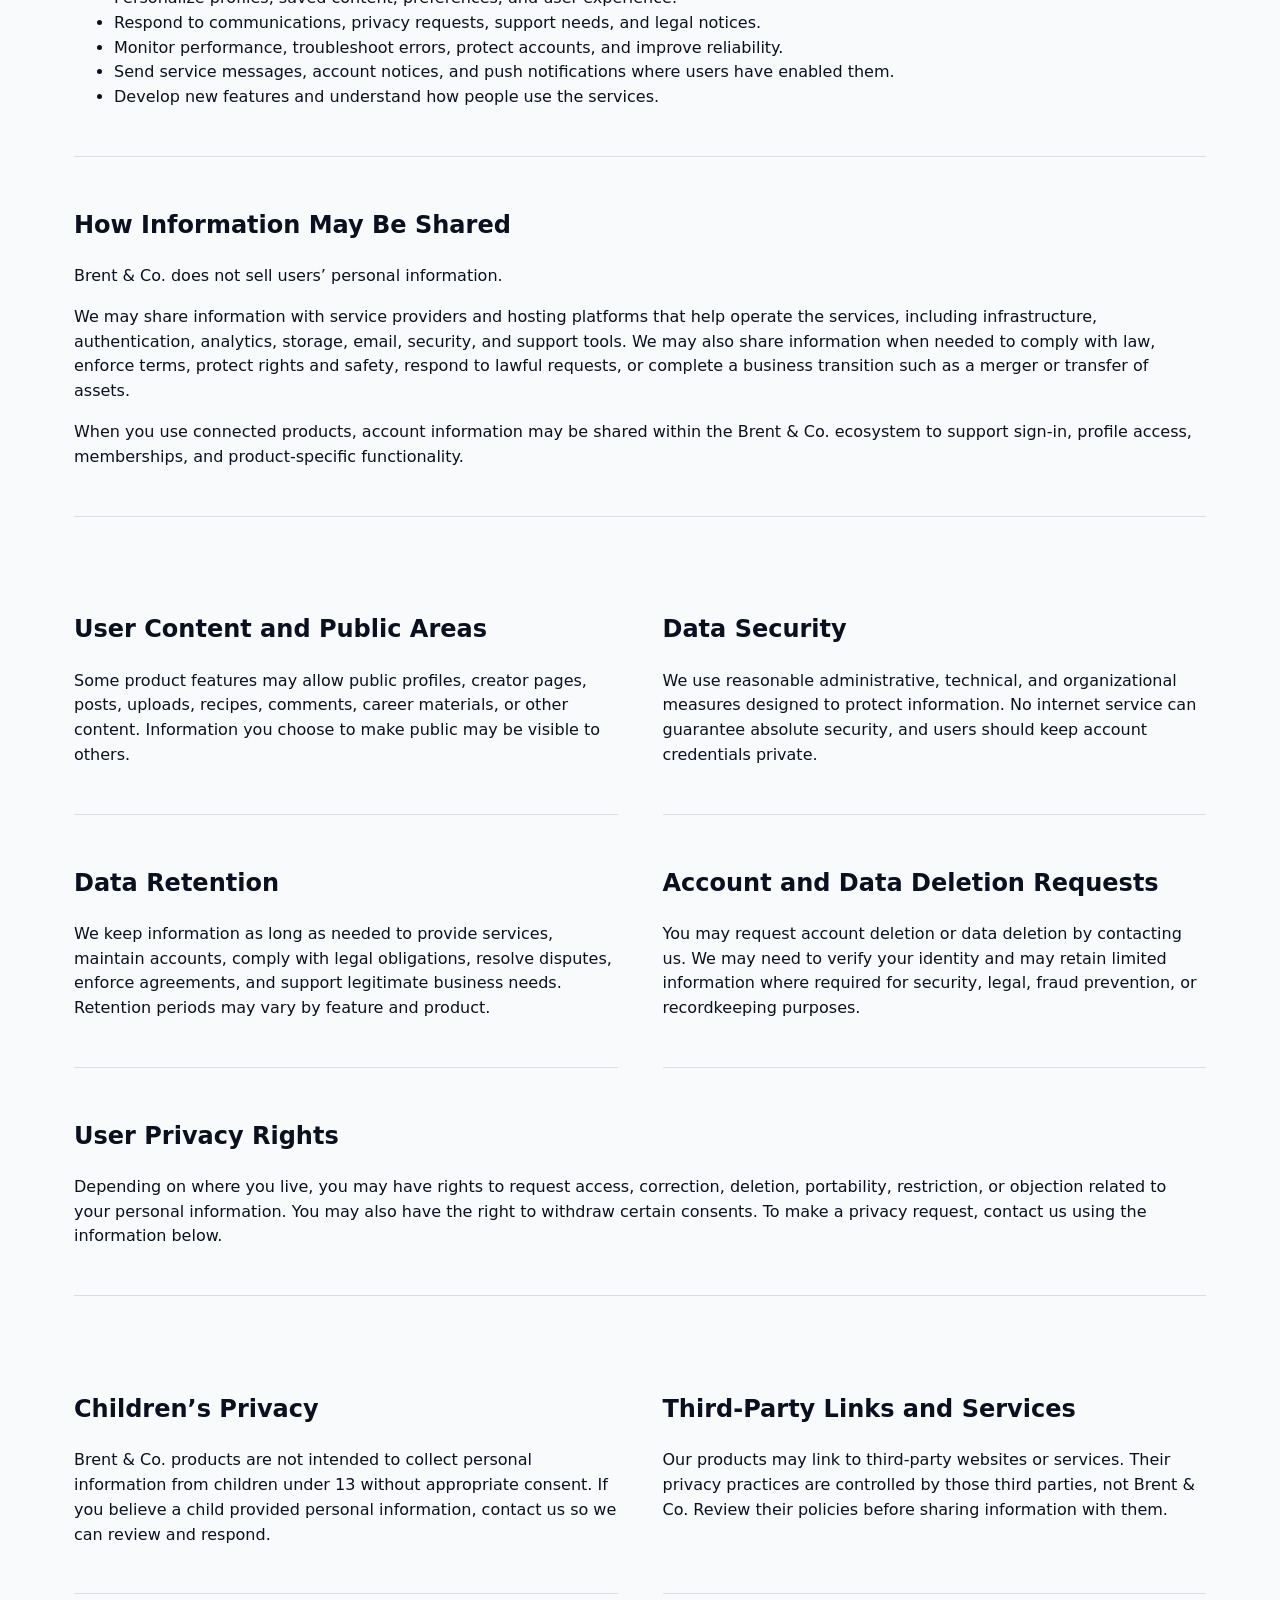
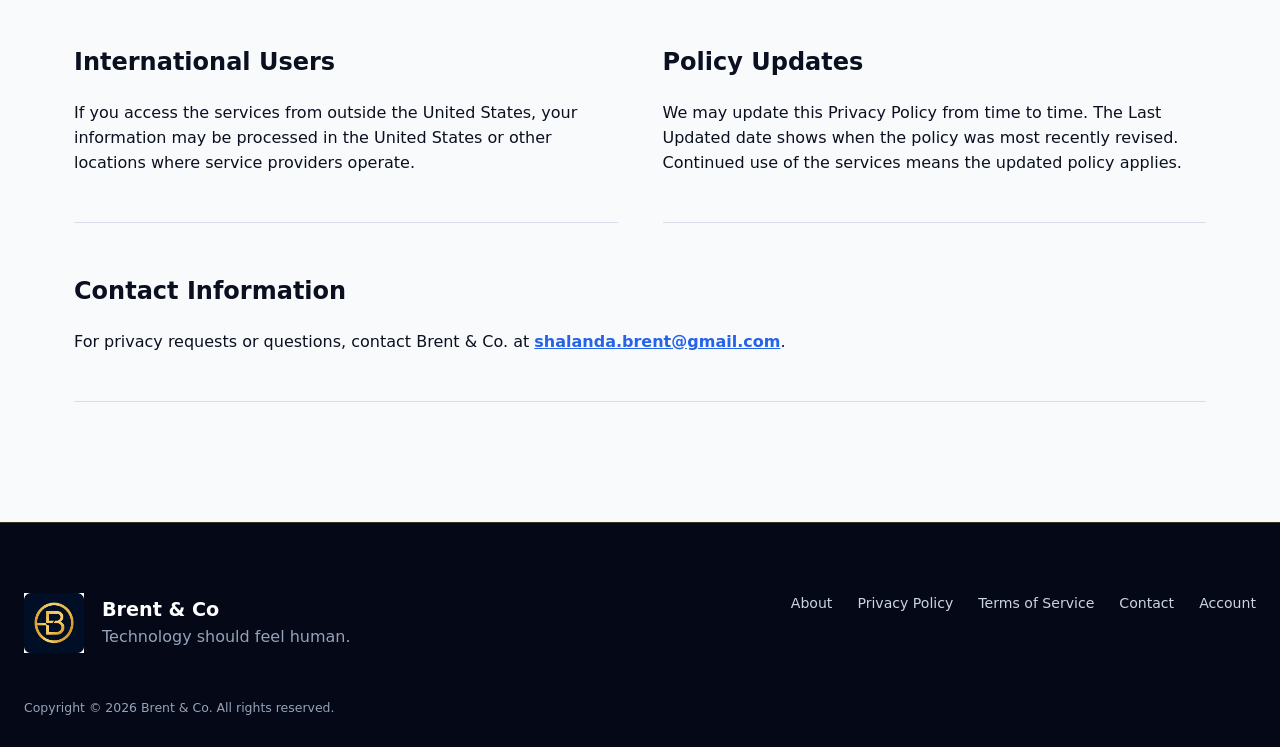
<file: privacy.html>
<!doctype html>
<html lang="en">
  <head>
    <meta charset="UTF-8" />
    <meta name="viewport" content="width=device-width, initial-scale=1.0" />
    <title>Privacy Policy | Brent & Co.</title>
    <meta name="description" content="Privacy Policy for Brent & Co. and connected products including Let's Cook Y'all, Find The Beat, and Second Chance Careers." />
    <link rel="canonical" href="https://www.brentandco.org/privacy" />
    <meta property="og:title" content="Privacy Policy | Brent & Co." />
    <meta property="og:description" content="How Brent & Co. collects, uses, protects, and handles information across its connected digital products." />
    <meta property="og:url" content="https://www.brentandco.org/privacy" />
    <meta property="og:type" content="website" />
    <meta property="og:image" content="https://www.brentandco.org/assets/brent-co-main.png" />
    <meta name="twitter:card" content="summary_large_image" />
    <meta name="twitter:title" content="Privacy Policy | Brent & Co." />
    <meta name="twitter:description" content="How Brent & Co. handles privacy across its connected digital products." />
    <meta name="theme-color" content="#0B1020" />
    <link rel="icon" type="image/png" href="assets/brent-co-icon-192.png" />
    <link rel="apple-touch-icon" href="assets/brent-co-icon-192.png" />
    <link rel="stylesheet" href="styles.css" />
  </head>
  <body class="legal-page">
    <a class="skip-link" href="#main-content">Skip to main content</a>
    <header class="site-header">
      <a class="brand" href="/" aria-label="Brent and Co home">
        <img src="assets/brent-co-horizontal.png" alt="Brent & Co." />
      </a>
      <nav aria-label="Main navigation">
        <a href="/">Home</a>
        <a href="/#apps">Apps</a>
        <a href="/founder">Founder</a>
        <a href="/login">Sign In</a>
      </nav>
    </header>

    <main id="main-content" class="legal-shell" tabindex="-1">
      <section class="legal-hero" aria-labelledby="privacy-title">
        <p class="eyebrow">Brent &amp; Co legal center</p>
        <h1 id="privacy-title">Privacy Policy</h1>
        <p>Brent &amp; Co builds technology that helps people discover culture, build community, and create opportunity. This policy explains how we handle information across Brent &amp; Co and connected products.</p>
        <p class="legal-updated">Last Updated: July 10, 2026</p>
      </section>

      <section class="legal-card">
        <h2>Products Covered</h2>
        <p>This Privacy Policy applies to Brent &amp; Co. and products that may use Brent &amp; Co. accounts, shared authentication, or related services, including Let’s Cook Y’all, Find The Beat, and Second Chance Careers.</p>
        <p>Some connected products may provide additional notices when a feature needs product-specific information.</p>
      </section>

      <section class="legal-grid">
        <article>
          <h2>Information Users Provide</h2>
          <p>We may collect information you choose to provide, such as your name, email address, profile photo, account details, profile information, support messages, preferences, saved content, and user-generated content such as profiles, posts, recipes, uploads, notes, messages, career information, or other materials you submit.</p>
        </article>
        <article>
          <h2>Google Sign-In and OAuth Data</h2>
          <p>If you sign in with Google, we may receive information made available through Google OAuth, such as your name, email address, Google account identifier, and profile image. We use this information for account authentication, sign-in, account linking, and access to connected Brent &amp; Co. products.</p>
        </article>
        <article>
          <h2>Device, Browser, and Usage Information</h2>
          <p>We may collect device and browser details, IP address, pages viewed, referring pages, general location derived from technical information, cookie or session identifiers, analytics events, error logs, and performance information to keep the services working and improve the experience.</p>
        </article>
        <article>
          <h2>Cookies and Similar Technologies</h2>
          <p>We may use cookies, local storage, and similar technologies for sign-in sessions, security, preferences, analytics, and basic site functionality. Your browser may allow you to limit cookies, but some account features may not work correctly without them.</p>
        </article>
      </section>

      <section class="legal-card">
        <h2>How Information Is Used</h2>
        <ul>
          <li>Provide, operate, and maintain Brent &amp; Co. products and account services.</li>
          <li>Authenticate users and support Google Sign-In, Brent accounts, and connected product access.</li>
          <li>Personalize profiles, saved content, preferences, and user experience.</li>
          <li>Respond to communications, privacy requests, support needs, and legal notices.</li>
          <li>Monitor performance, troubleshoot errors, protect accounts, and improve reliability.</li>
          <li>Send service messages, account notices, and push notifications where users have enabled them.</li>
          <li>Develop new features and understand how people use the services.</li>
        </ul>
      </section>

      <section class="legal-card">
        <h2>How Information May Be Shared</h2>
        <p>Brent &amp; Co. does not sell users’ personal information.</p>
        <p>We may share information with service providers and hosting platforms that help operate the services, including infrastructure, authentication, analytics, storage, email, security, and support tools. We may also share information when needed to comply with law, enforce terms, protect rights and safety, respond to lawful requests, or complete a business transition such as a merger or transfer of assets.</p>
        <p>When you use connected products, account information may be shared within the Brent &amp; Co. ecosystem to support sign-in, profile access, memberships, and product-specific functionality.</p>
      </section>

      <section class="legal-grid">
        <article>
          <h2>User Content and Public Areas</h2>
          <p>Some product features may allow public profiles, creator pages, posts, uploads, recipes, comments, career materials, or other content. Information you choose to make public may be visible to others.</p>
        </article>
        <article>
          <h2>Data Security</h2>
          <p>We use reasonable administrative, technical, and organizational measures designed to protect information. No internet service can guarantee absolute security, and users should keep account credentials private.</p>
        </article>
        <article>
          <h2>Data Retention</h2>
          <p>We keep information as long as needed to provide services, maintain accounts, comply with legal obligations, resolve disputes, enforce agreements, and support legitimate business needs. Retention periods may vary by feature and product.</p>
        </article>
        <article>
          <h2>Account and Data Deletion Requests</h2>
          <p>You may request account deletion or data deletion by contacting us. We may need to verify your identity and may retain limited information where required for security, legal, fraud prevention, or recordkeeping purposes.</p>
        </article>
      </section>

      <section class="legal-card">
        <h2>User Privacy Rights</h2>
        <p>Depending on where you live, you may have rights to request access, correction, deletion, portability, restriction, or objection related to your personal information. You may also have the right to withdraw certain consents. To make a privacy request, contact us using the information below.</p>
      </section>

      <section class="legal-grid">
        <article>
          <h2>Children’s Privacy</h2>
          <p>Brent &amp; Co. products are not intended to collect personal information from children under 13 without appropriate consent. If you believe a child provided personal information, contact us so we can review and respond.</p>
        </article>
        <article>
          <h2>Third-Party Links and Services</h2>
          <p>Our products may link to third-party websites or services. Their privacy practices are controlled by those third parties, not Brent &amp; Co. Review their policies before sharing information with them.</p>
        </article>
        <article>
          <h2>International Users</h2>
          <p>If you access the services from outside the United States, your information may be processed in the United States or other locations where service providers operate.</p>
        </article>
        <article>
          <h2>Policy Updates</h2>
          <p>We may update this Privacy Policy from time to time. The Last Updated date shows when the policy was most recently revised. Continued use of the services means the updated policy applies.</p>
        </article>
      </section>

      <section class="legal-card">
        <h2>Contact Information</h2>
        <p>For privacy requests or questions, contact Brent &amp; Co. at <a href="mailto:shalanda.brent@gmail.com">shalanda.brent@gmail.com</a>.</p>
      </section>
    </main>

    <footer class="site-footer legal-footer" id="footer">
      <div class="footer-mark">
        <img src="assets/brent-co-square.png" alt="Brent & Co." />
        <div>
          <strong>Brent &amp; Co</strong>
          <span>Technology should feel human.</span>
        </div>
      </div>
      <div class="footer-links" aria-label="Legal and company links">
        <a href="/about">About</a>
        <a href="/privacy">Privacy Policy</a>
        <a href="/terms">Terms of Service</a>
        <a href="/contact">Contact</a>
        <a href="/login">Account</a>
      </div>
      <p>Copyright © 2026 Brent &amp; Co. All rights reserved.</p>
    </footer>
  </body>
</html>
</file>
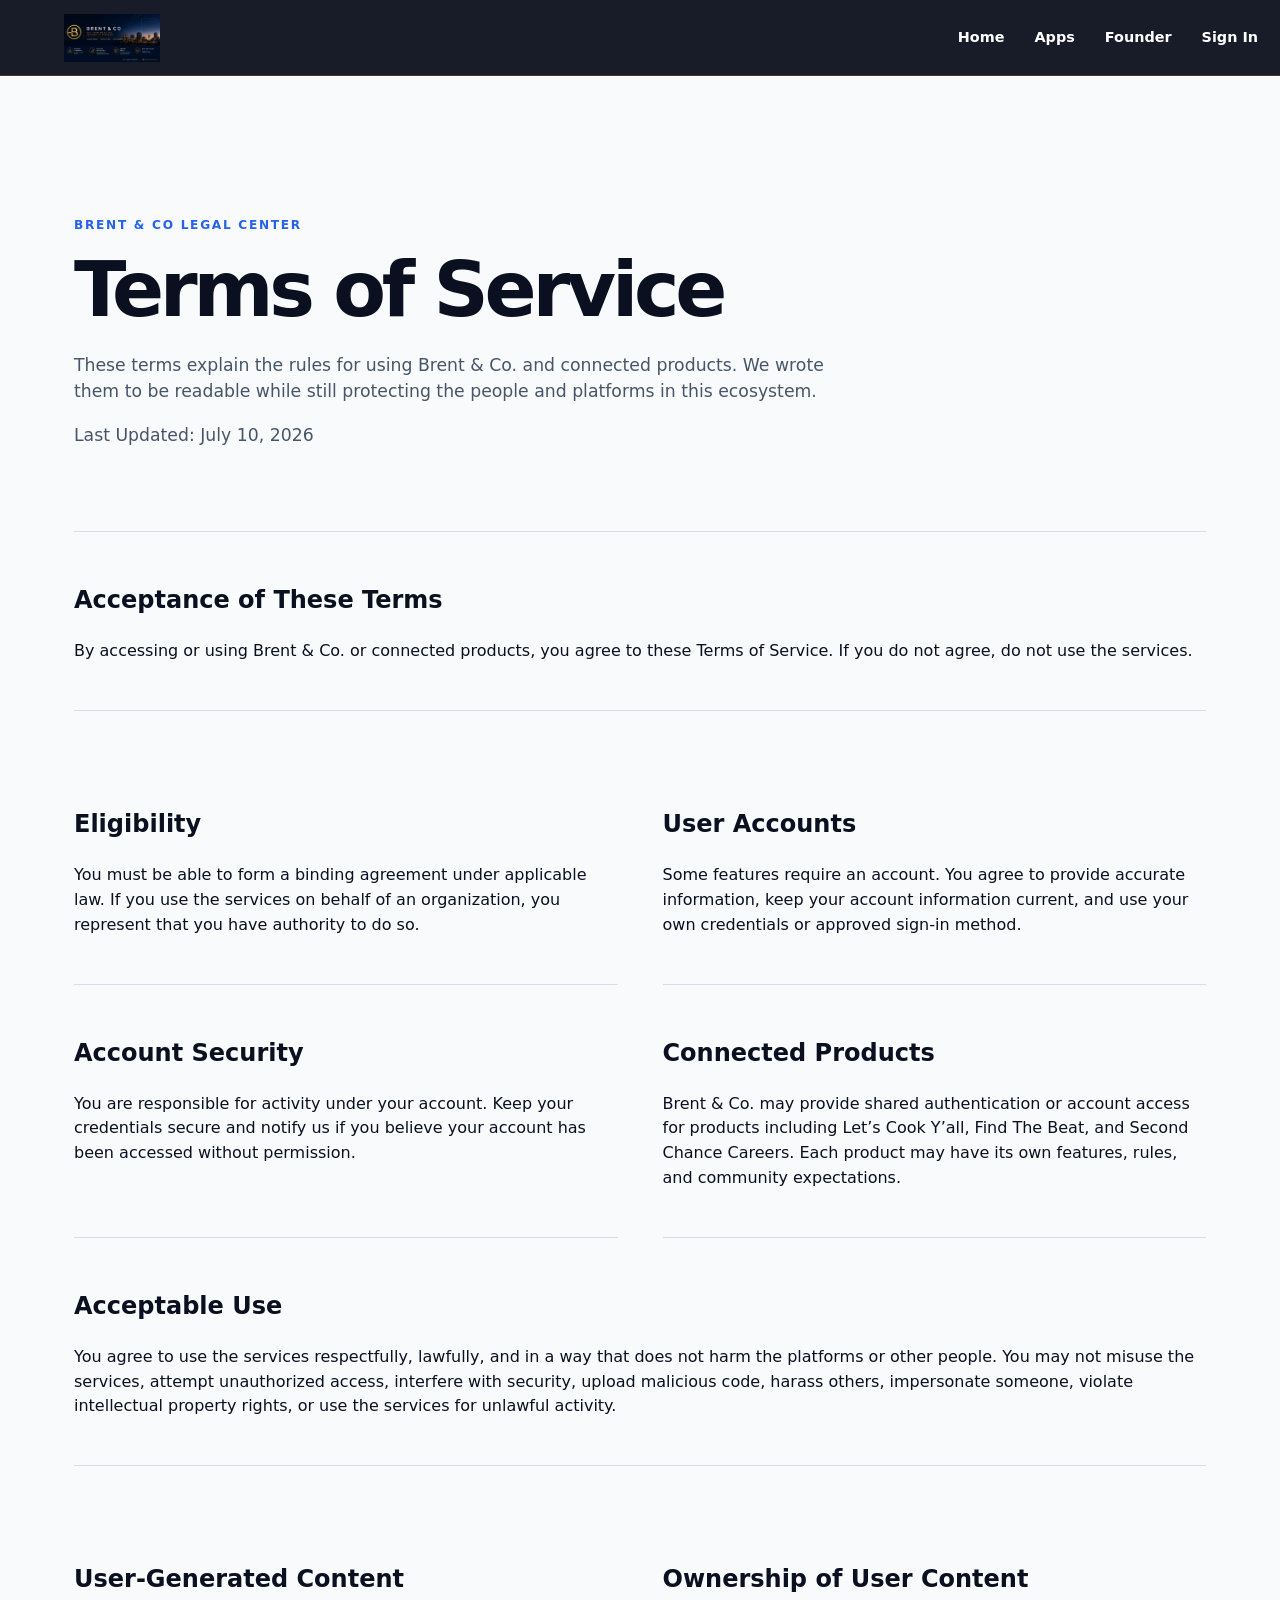
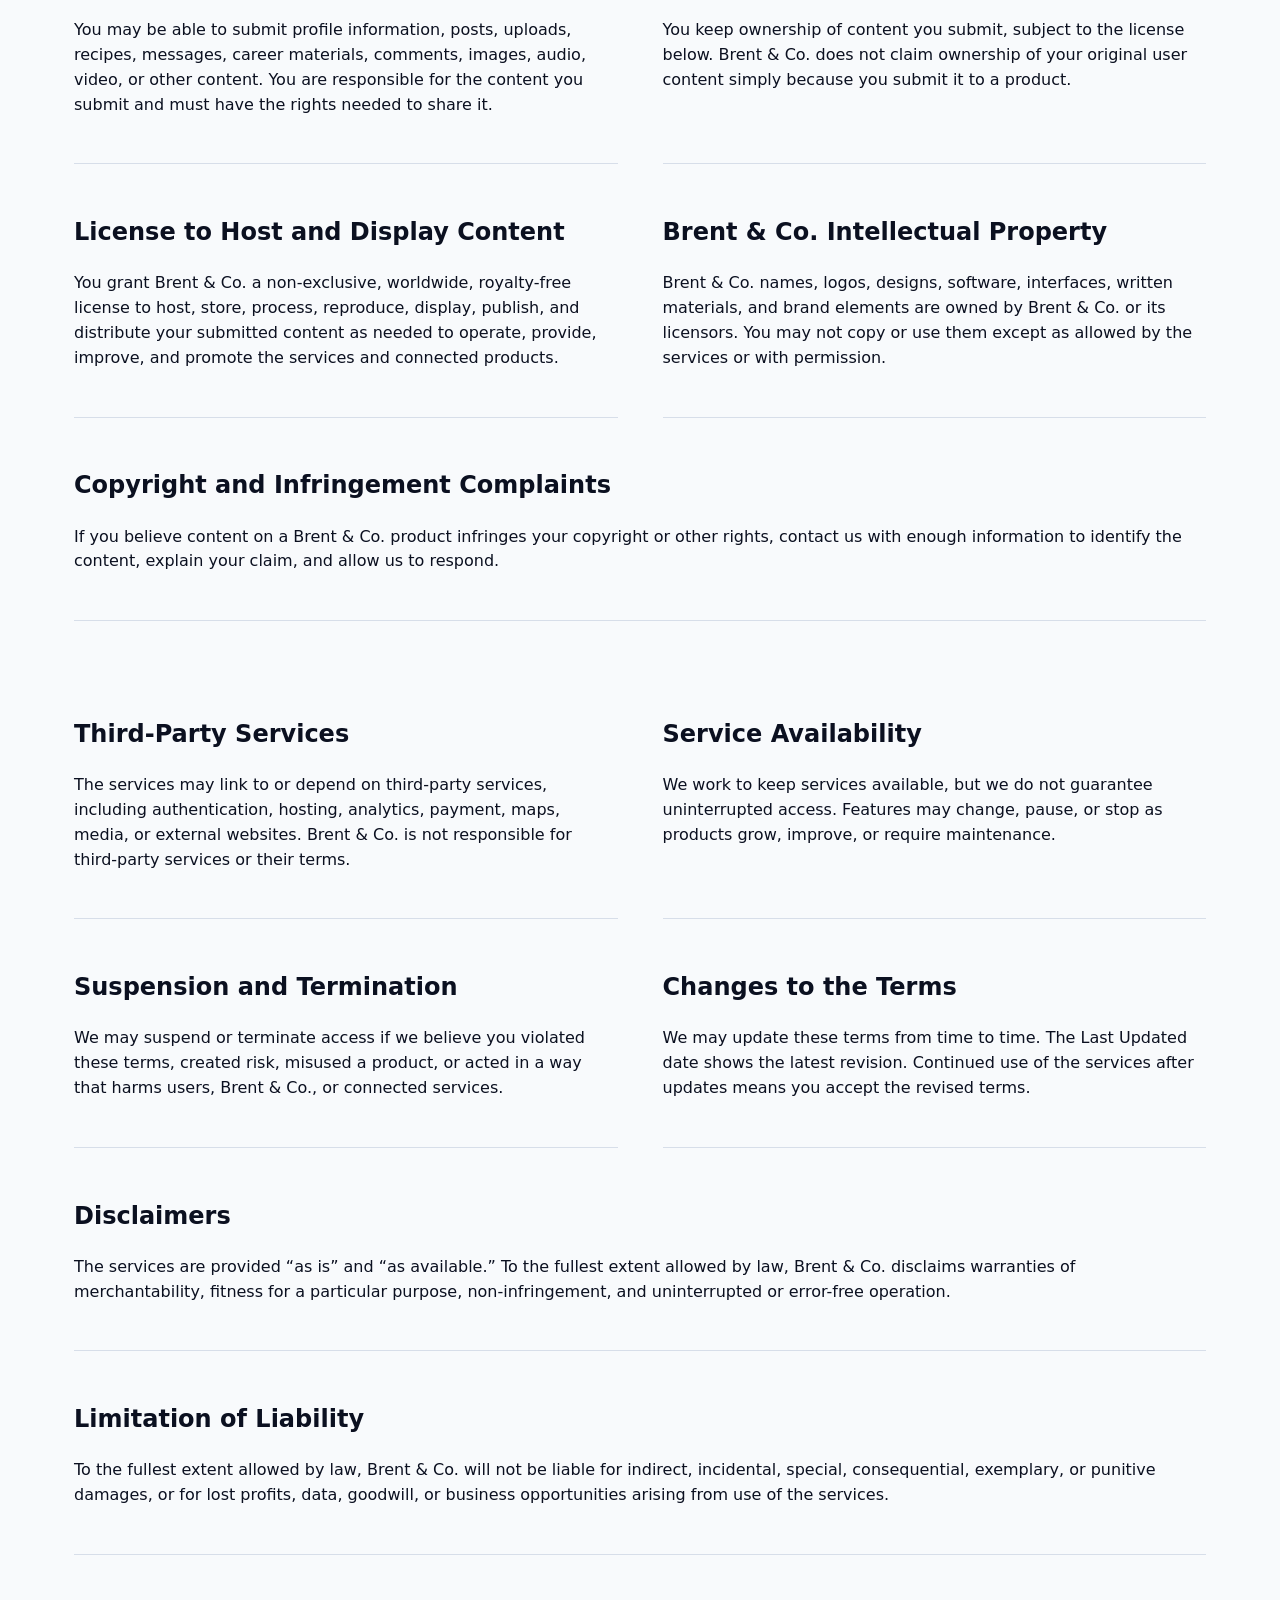
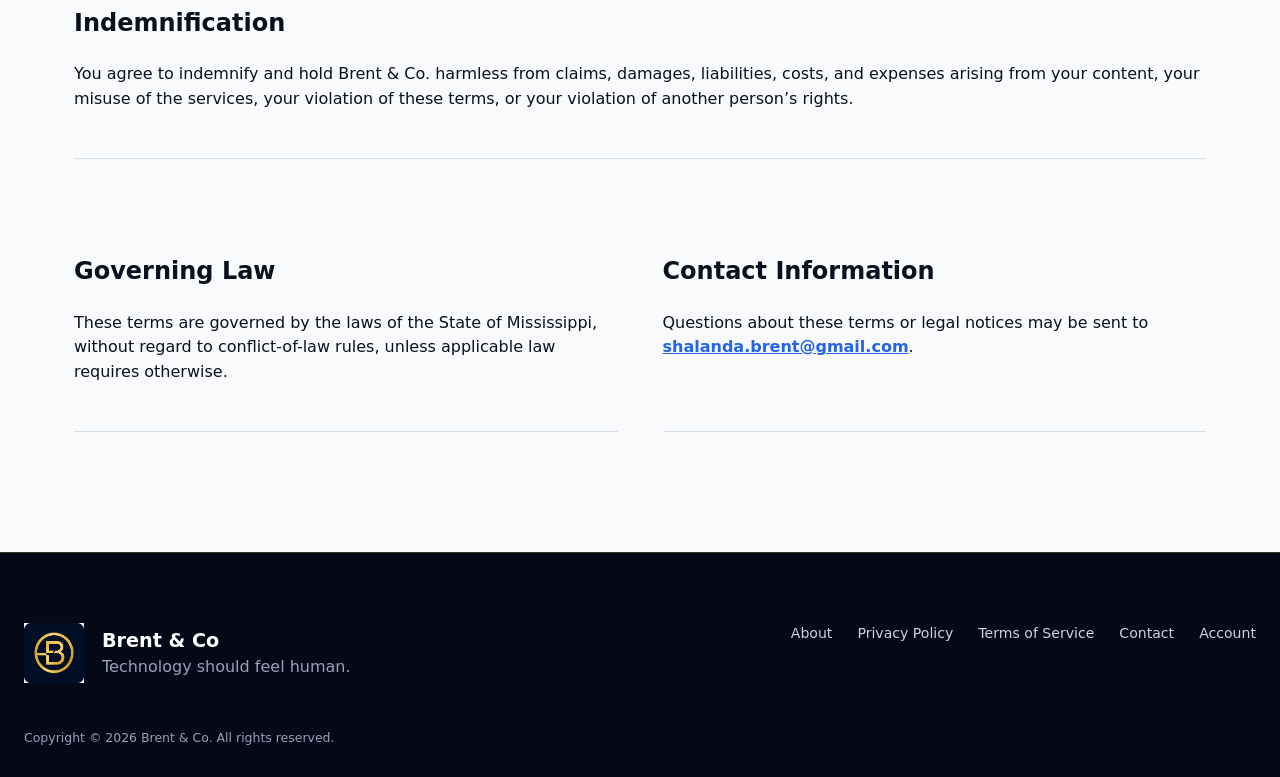
<file: terms.html>
<!doctype html>
<html lang="en">
  <head>
    <meta charset="UTF-8" />
    <meta name="viewport" content="width=device-width, initial-scale=1.0" />
    <title>Terms of Service | Brent & Co.</title>
    <meta name="description" content="Terms of Service for Brent & Co. and connected products including Let's Cook Y'all, Find The Beat, and Second Chance Careers." />
    <link rel="canonical" href="https://www.brentandco.org/terms" />
    <meta property="og:title" content="Terms of Service | Brent & Co." />
    <meta property="og:description" content="The terms that govern use of Brent & Co. and connected digital products." />
    <meta property="og:url" content="https://www.brentandco.org/terms" />
    <meta property="og:type" content="website" />
    <meta property="og:image" content="https://www.brentandco.org/assets/brent-co-main.png" />
    <meta name="twitter:card" content="summary_large_image" />
    <meta name="twitter:title" content="Terms of Service | Brent & Co." />
    <meta name="twitter:description" content="Terms for using Brent & Co. and connected digital products." />
    <meta name="theme-color" content="#0B1020" />
    <link rel="icon" type="image/png" href="assets/brent-co-icon-192.png" />
    <link rel="apple-touch-icon" href="assets/brent-co-icon-192.png" />
    <link rel="stylesheet" href="styles.css" />
  </head>
  <body class="legal-page">
    <a class="skip-link" href="#main-content">Skip to main content</a>
    <header class="site-header">
      <a class="brand" href="/" aria-label="Brent and Co home">
        <img src="assets/brent-co-horizontal.png" alt="Brent & Co." />
      </a>
      <nav aria-label="Main navigation">
        <a href="/">Home</a>
        <a href="/#apps">Apps</a>
        <a href="/founder">Founder</a>
        <a href="/login">Sign In</a>
      </nav>
    </header>

    <main id="main-content" class="legal-shell" tabindex="-1">
      <section class="legal-hero" aria-labelledby="terms-title">
        <p class="eyebrow">Brent &amp; Co legal center</p>
        <h1 id="terms-title">Terms of Service</h1>
        <p>These terms explain the rules for using Brent &amp; Co. and connected products. We wrote them to be readable while still protecting the people and platforms in this ecosystem.</p>
        <p class="legal-updated">Last Updated: July 10, 2026</p>
      </section>

      <section class="legal-card">
        <h2>Acceptance of These Terms</h2>
        <p>By accessing or using Brent &amp; Co. or connected products, you agree to these Terms of Service. If you do not agree, do not use the services.</p>
      </section>

      <section class="legal-grid">
        <article>
          <h2>Eligibility</h2>
          <p>You must be able to form a binding agreement under applicable law. If you use the services on behalf of an organization, you represent that you have authority to do so.</p>
        </article>
        <article>
          <h2>User Accounts</h2>
          <p>Some features require an account. You agree to provide accurate information, keep your account information current, and use your own credentials or approved sign-in method.</p>
        </article>
        <article>
          <h2>Account Security</h2>
          <p>You are responsible for activity under your account. Keep your credentials secure and notify us if you believe your account has been accessed without permission.</p>
        </article>
        <article>
          <h2>Connected Products</h2>
          <p>Brent &amp; Co. may provide shared authentication or account access for products including Let’s Cook Y’all, Find The Beat, and Second Chance Careers. Each product may have its own features, rules, and community expectations.</p>
        </article>
      </section>

      <section class="legal-card">
        <h2>Acceptable Use</h2>
        <p>You agree to use the services respectfully, lawfully, and in a way that does not harm the platforms or other people. You may not misuse the services, attempt unauthorized access, interfere with security, upload malicious code, harass others, impersonate someone, violate intellectual property rights, or use the services for unlawful activity.</p>
      </section>

      <section class="legal-grid">
        <article>
          <h2>User-Generated Content</h2>
          <p>You may be able to submit profile information, posts, uploads, recipes, messages, career materials, comments, images, audio, video, or other content. You are responsible for the content you submit and must have the rights needed to share it.</p>
        </article>
        <article>
          <h2>Ownership of User Content</h2>
          <p>You keep ownership of content you submit, subject to the license below. Brent &amp; Co. does not claim ownership of your original user content simply because you submit it to a product.</p>
        </article>
        <article>
          <h2>License to Host and Display Content</h2>
          <p>You grant Brent &amp; Co. a non-exclusive, worldwide, royalty-free license to host, store, process, reproduce, display, publish, and distribute your submitted content as needed to operate, provide, improve, and promote the services and connected products.</p>
        </article>
        <article>
          <h2>Brent &amp; Co. Intellectual Property</h2>
          <p>Brent &amp; Co. names, logos, designs, software, interfaces, written materials, and brand elements are owned by Brent &amp; Co. or its licensors. You may not copy or use them except as allowed by the services or with permission.</p>
        </article>
      </section>

      <section class="legal-card">
        <h2>Copyright and Infringement Complaints</h2>
        <p>If you believe content on a Brent &amp; Co. product infringes your copyright or other rights, contact us with enough information to identify the content, explain your claim, and allow us to respond.</p>
      </section>

      <section class="legal-grid">
        <article>
          <h2>Third-Party Services</h2>
          <p>The services may link to or depend on third-party services, including authentication, hosting, analytics, payment, maps, media, or external websites. Brent &amp; Co. is not responsible for third-party services or their terms.</p>
        </article>
        <article>
          <h2>Service Availability</h2>
          <p>We work to keep services available, but we do not guarantee uninterrupted access. Features may change, pause, or stop as products grow, improve, or require maintenance.</p>
        </article>
        <article>
          <h2>Suspension and Termination</h2>
          <p>We may suspend or terminate access if we believe you violated these terms, created risk, misused a product, or acted in a way that harms users, Brent &amp; Co., or connected services.</p>
        </article>
        <article>
          <h2>Changes to the Terms</h2>
          <p>We may update these terms from time to time. The Last Updated date shows the latest revision. Continued use of the services after updates means you accept the revised terms.</p>
        </article>
      </section>

      <section class="legal-card">
        <h2>Disclaimers</h2>
        <p>The services are provided “as is” and “as available.” To the fullest extent allowed by law, Brent &amp; Co. disclaims warranties of merchantability, fitness for a particular purpose, non-infringement, and uninterrupted or error-free operation.</p>
      </section>

      <section class="legal-card">
        <h2>Limitation of Liability</h2>
        <p>To the fullest extent allowed by law, Brent &amp; Co. will not be liable for indirect, incidental, special, consequential, exemplary, or punitive damages, or for lost profits, data, goodwill, or business opportunities arising from use of the services.</p>
      </section>

      <section class="legal-card">
        <h2>Indemnification</h2>
        <p>You agree to indemnify and hold Brent &amp; Co. harmless from claims, damages, liabilities, costs, and expenses arising from your content, your misuse of the services, your violation of these terms, or your violation of another person’s rights.</p>
      </section>

      <section class="legal-grid">
        <article>
          <h2>Governing Law</h2>
          <p>These terms are governed by the laws of the State of Mississippi, without regard to conflict-of-law rules, unless applicable law requires otherwise.</p>
        </article>
        <article>
          <h2>Contact Information</h2>
          <p>Questions about these terms or legal notices may be sent to <a href="mailto:shalanda.brent@gmail.com">shalanda.brent@gmail.com</a>.</p>
        </article>
      </section>
    </main>

    <footer class="site-footer legal-footer" id="footer">
      <div class="footer-mark">
        <img src="assets/brent-co-square.png" alt="Brent & Co." />
        <div>
          <strong>Brent &amp; Co</strong>
          <span>Technology should feel human.</span>
        </div>
      </div>
      <div class="footer-links" aria-label="Legal and company links">
        <a href="/about">About</a>
        <a href="/privacy">Privacy Policy</a>
        <a href="/terms">Terms of Service</a>
        <a href="/contact">Contact</a>
        <a href="/login">Account</a>
      </div>
      <p>Copyright © 2026 Brent &amp; Co. All rights reserved.</p>
    </footer>
  </body>
</html>
</file>
<file: styles.css>
:root{--navy:#0b1020;--blue:#3b82f6;--aqua:#22d3ee;--black:#050816;--white:#f8fafc;--slate:#94a3b8;--gold:#d4af37;--line:rgba(148,163,184,.22);--max:1320px}
*{box-sizing:border-box}html{scroll-behavior:smooth}body{margin:0;background:var(--black);color:var(--white);font-family:Inter,ui-sans-serif,system-ui,-apple-system,BlinkMacSystemFont,"Segoe UI",sans-serif;line-height:1.55}img{display:block;max-width:100%}a{color:inherit}button,input,textarea{font:inherit}.sr-only{position:absolute;width:1px;height:1px;padding:0;margin:-1px;overflow:hidden;clip:rect(0,0,0,0);white-space:nowrap;border:0}.skip-link{position:fixed;top:10px;left:10px;z-index:9999;padding:10px 16px;background:#fff;color:#050816;transform:translateY(-150%)}.skip-link:focus{transform:none}a:focus-visible,button:focus-visible,input:focus-visible,textarea:focus-visible{outline:3px solid var(--aqua);outline-offset:4px}
.site-header{position:sticky;top:0;z-index:100;display:flex;align-items:center;justify-content:space-between;min-height:76px;padding:12px max(22px,calc((100vw - var(--max))/2));background:rgba(5,8,22,.92);border-bottom:1px solid rgba(212,175,55,.22);backdrop-filter:blur(15px);transition:min-height .2s,box-shadow .2s}.site-header.is-scrolled{min-height:64px;box-shadow:0 14px 35px rgba(0,0,0,.35)}.brand img{width:180px;max-height:48px;object-fit:contain}.site-header nav{display:flex;align-items:center;gap:30px}.site-header nav a{color:#fff;font-size:.9rem;font-weight:800;text-decoration:none}.site-header nav a:hover,.site-header nav a[aria-current=page]{color:var(--aqua)}.nav-signin{padding:9px 16px;border:1px solid var(--gold)}.nav-toggle{display:none;padding:10px;border:0;background:none}.nav-toggle span:not(.sr-only){display:block;width:26px;height:2px;margin:5px;background:#fff}
.world-hero{position:relative;display:grid;grid-template-columns:minmax(0,.9fr) minmax(520px,1.1fr);gap:clamp(45px,6vw,100px);align-items:center;min-height:calc(100vh - 76px);overflow:hidden;padding:clamp(70px,9vw,120px) max(24px,calc((100vw - var(--max))/2)) 105px;background:radial-gradient(circle at 75% 38%,rgba(59,130,246,.2),transparent 34%),linear-gradient(135deg,#050816 0%,#0b1020 63%,#11122a 100%)}.world-hero::before{position:absolute;inset:0;content:"";opacity:.25;background-image:linear-gradient(rgba(255,255,255,.045) 1px,transparent 1px),linear-gradient(90deg,rgba(255,255,255,.045) 1px,transparent 1px);background-size:42px 42px;mask-image:linear-gradient(to right,black,transparent 78%)}.world-hero::after{position:absolute;top:0;right:9%;width:1px;height:100%;content:"";background:linear-gradient(transparent,var(--gold),transparent);opacity:.3}.hero-copy,.hero-world,.hero-scroll{position:relative;z-index:2}.hero-kicker{margin:0 0 25px;color:var(--gold);font-size:.78rem;font-weight:900;letter-spacing:.28em;text-transform:uppercase}.hero-copy h1{max-width:760px;margin:0;font-size:clamp(3.7rem,7vw,7.7rem);font-weight:850;letter-spacing:-.075em;line-height:.86}.hero-copy h1 em{display:block;color:var(--aqua);font-family:Georgia,serif;font-weight:400}.hero-copy>p:last-of-type{max-width:620px;margin:32px 0 0;color:#cbd5e1;font-size:clamp(1.05rem,1.5vw,1.3rem)}.actions{display:flex;flex-wrap:wrap;gap:14px;margin-top:34px}.button{display:inline-flex;min-height:52px;align-items:center;justify-content:center;gap:12px;padding:12px 24px;border:1px solid var(--blue);background:var(--blue);color:#fff;font-weight:850;text-decoration:none;transition:transform .2s,box-shadow .2s,background .2s}.button:hover{transform:translateY(-3px);background:#2563eb;box-shadow:0 15px 35px rgba(59,130,246,.28)}.button.secondary{border-color:var(--gold);background:transparent}.button.secondary:hover{background:rgba(212,175,55,.12);box-shadow:none}.hero-world{height:590px;perspective:1200px}.hero-shot{position:absolute;overflow:hidden;margin:0;border:1px solid rgba(255,255,255,.2);background:#111827;box-shadow:0 35px 80px rgba(0,0,0,.52)}.hero-shot img{width:100%;height:100%;object-fit:cover;object-position:top}.hero-shot-cook{top:0;right:0;width:76%;height:51%;transform:rotate(3deg)}.hero-shot-beat{bottom:8%;left:0;width:67%;height:50%;transform:rotate(-4deg)}.hero-shot-career{right:1%;bottom:0;width:47%;height:39%;transform:rotate(4deg)}.hero-stamp{position:absolute;top:39%;left:47%;z-index:3;display:grid;width:112px;height:112px;place-content:center;border:2px solid var(--gold);border-radius:50%;background:var(--black);color:#fff;font-family:Georgia,serif;font-size:2.7rem;line-height:.75;text-align:center;transform:rotate(-7deg)}.hero-stamp span{color:var(--gold);font-family:Inter,sans-serif;font-size:.62rem;font-weight:900;letter-spacing:.12em;text-transform:uppercase}.hero-scroll{position:absolute;bottom:30px;left:max(24px,calc((100vw - var(--max))/2));color:var(--slate);font-size:.8rem;font-weight:800;letter-spacing:.09em;text-decoration:none;text-transform:uppercase}.hero-scroll span{margin-left:10px;color:var(--aqua)}
.app-run{display:flex;align-items:center;justify-content:space-around;gap:20px;overflow:hidden;padding:18px 24px;background:var(--aqua);color:var(--black);font-size:.82rem;font-weight:950;letter-spacing:.2em;white-space:nowrap}.app-run i{width:6px;height:6px;border-radius:50%;background:var(--black)}
.apps{overflow:hidden}.app-feature{position:relative;min-height:900px;padding:clamp(90px,10vw,150px) max(24px,calc((100vw - var(--max))/2));}.feature-copy{position:relative;z-index:5;max-width:510px}.feature-index{display:block;margin-bottom:22px;font-size:.76rem;font-weight:950;letter-spacing:.22em}.feature-logo{width:auto;max-width:230px;height:72px;object-fit:contain;object-position:left;margin-bottom:30px}.feature-copy h3{margin:0 0 32px;font-size:clamp(2.4rem,4.5vw,5rem);font-weight:800;letter-spacing:-.06em;line-height:.96}.feature-cta{display:inline-flex;align-items:center;gap:14px;padding-bottom:8px;border-bottom:2px solid currentColor;font-weight:900;text-decoration:none}.feature-cta:hover{color:#fff;transform:translateX(4px)}.visual{position:absolute;overflow:hidden;margin:0;box-shadow:0 28px 70px rgba(0,0,0,.35)}.visual img{width:100%;height:100%;object-fit:cover;object-position:top}.visual figcaption{position:absolute;right:0;bottom:0;left:0;padding:11px 14px;background:rgba(5,8,22,.9);color:#fff;font-size:.72rem;font-weight:850;letter-spacing:.05em}
.cook-feature{display:grid;grid-template-columns:.55fr 1.45fr;gap:70px;align-items:center;background:linear-gradient(135deg,#fff2d7 0%,#f9d7b1 55%,#f6a35e 100%);color:#2a130d}.cook-feature::before{position:absolute;left:-5%;bottom:-10%;content:"Y’ALL";color:rgba(122,35,18,.08);font-size:32vw;font-weight:950;letter-spacing:-.1em;line-height:.7}.cook-logo{height:105px}.cook-collage{position:relative;min-height:650px}.visual-cuisine{top:0;right:0;width:78%;height:58%;transform:rotate(2deg)}.visual-kids{bottom:0;left:0;width:59%;height:49%;transform:rotate(-3deg)}.visual-pantry{right:3%;bottom:2%;width:48%;height:42%;transform:rotate(3deg)}.cook-feature .feature-index{color:#a23d25}.cook-feature .feature-cta{color:#9f2f20}
.beat-feature{display:grid;grid-template-columns:1.35fr .65fr;gap:80px;align-items:center;background:radial-gradient(circle at 17% 48%,#321764 0%,#160a32 40%,#080512 75%);color:#fff}.beat-feature::before{position:absolute;inset:0;content:"";background:linear-gradient(120deg,rgba(255,179,0,.14),transparent 35%),linear-gradient(300deg,rgba(255,65,118,.16),transparent 35%)}.beat-stage{position:relative;min-height:650px}.beat-type{position:absolute;top:-70px;left:-20px;color:rgba(255,255,255,.045);font-size:11vw;font-weight:950;letter-spacing:-.09em;line-height:.68}.visual-beat-main{top:0;left:3%;width:69%;height:54%;transform:rotate(-2deg)}.visual-beat-map{right:0;bottom:2%;width:65%;height:49%;transform:rotate(3deg)}.visual-beat-search{bottom:0;left:0;width:42%;height:42%;transform:rotate(-4deg)}.beat-logo{filter:invert(1);height:84px;max-width:280px}.beat-feature .feature-index{color:#ffb800}.light-link{color:var(--aqua)}
.career-feature{display:grid;grid-template-columns:.6fr 1.4fr;gap:80px;align-items:center;min-height:880px;background:linear-gradient(120deg,#d7f8ea 0%,#a9ead8 50%,#7edac5 100%);color:#063a35}.career-feature::after{position:absolute;top:0;right:0;width:30%;height:100%;content:"";background:linear-gradient(90deg,transparent,rgba(255,255,255,.3))}.career-logo{height:90px;max-width:270px}.career-feature .feature-index{color:#137b70}.career-link{color:#075e56}.career-collage{position:relative;z-index:2;min-height:620px}.visual-career-path{top:0;left:0;width:72%;height:58%;transform:rotate(-2deg)}.visual-career-docs{right:0;bottom:0;width:65%;height:52%;transform:rotate(3deg)}.career-word{position:absolute;right:-4%;bottom:-6%;z-index:-1;color:rgba(6,58,53,.09);font-size:10vw;font-weight:950;letter-spacing:-.09em;line-height:.7}
.founder-band{display:grid;grid-template-columns:.85fr 1.15fr;min-height:720px;background:var(--navy);color:#fff}.founder-portrait{position:relative;overflow:hidden;min-height:600px;background:#0e1730}.founder-portrait::before{position:absolute;inset:8% 8% 0;z-index:1;border:1px solid var(--gold);content:""}.founder-portrait img{position:relative;z-index:2;width:100%;height:100%;object-fit:cover;object-position:center top;filter:saturate(.95) contrast(1.05)}.founder-copy{align-self:center;max-width:760px;padding:80px clamp(35px,8vw,130px)}.founder-script{margin:0 0 14px;color:var(--gold);font-family:Georgia,serif;font-size:1.5rem;font-style:italic}.founder-copy h2{margin:0 0 28px;font-size:clamp(3rem,5.5vw,6rem);letter-spacing:-.065em;line-height:.9}.founder-copy>p:not(.founder-script){max-width:620px;margin-bottom:35px;color:#cbd5e1;font-size:1.12rem}.account-band{display:grid;grid-template-columns:150px 1fr auto;gap:50px;align-items:center;padding:70px max(24px,calc((100vw - var(--max))/2));background:var(--gold);color:#161006}.account-mark{display:grid;width:115px;height:115px;place-content:center;border:2px solid #161006;border-radius:50%;font-family:Georgia,serif;font-size:2.5rem}.account-band h2{margin:0;font-size:clamp(2.4rem,4vw,4.6rem);letter-spacing:-.055em;line-height:.92}.account-band p{max-width:640px;margin:16px 0 0;font-weight:650}.account-button{border-color:#161006;background:#161006}.account-button:hover{background:var(--navy)}
.site-footer{display:grid;grid-template-columns:1fr 1.4fr;gap:45px;padding:70px max(24px,calc((100vw - var(--max))/2)) 30px;background:var(--black);color:var(--slate);border-top:1px solid rgba(212,175,55,.25)}.footer-brand,.footer-mark{display:flex;gap:18px;align-items:center}.footer-brand img,.footer-mark img{width:60px;height:60px;object-fit:cover}.footer-brand strong,.footer-brand span,.footer-mark strong,.footer-mark span{display:block}.footer-brand strong,.footer-mark strong{color:#fff;font-size:1.2rem}.footer-links,.footer-apps{display:flex;flex-wrap:wrap;gap:12px 25px;justify-content:flex-end}.footer-links a,.footer-apps a{color:#cbd5e1;text-decoration:none;font-size:.88rem}.footer-links a:hover,.footer-apps a:hover{color:var(--aqua)}.footer-apps{grid-column:1/3;padding-top:25px;border-top:1px solid var(--line)}.site-footer>p{grid-column:1/3;margin:0;font-size:.78rem}.reveal{opacity:0;transform:translateY(25px);transition:opacity .7s,transform .7s}.reveal.is-visible{opacity:1;transform:none}
/* Interior, legal, account and authentication pages */
body:not(.home-page){background:var(--white);color:var(--navy)}.legal-shell,.founder-page,.contact-shell{max-width:1180px;margin:auto;padding:75px 24px 120px}.legal-hero,.founder-hero,.contact-hero{padding:65px 0;border-bottom:1px solid #d7dee9}.legal-hero h1,.founder-hero h1,.contact-hero h1{max-width:950px;margin:0 0 25px;font-size:clamp(3rem,6vw,5.8rem);letter-spacing:-.055em;line-height:.96}.eyebrow{margin:0 0 18px;color:#2563eb;font-size:.76rem;font-weight:900;letter-spacing:.14em;text-transform:uppercase}.legal-hero>p:not(.eyebrow),.contact-hero>p:not(.eyebrow){max-width:760px;color:#475569;font-size:1.08rem}.legal-card,.legal-grid article,.product-list article,.contact-card,.founder-section,.founder-statement,.founder-split article,.portfolio-grid a{padding:30px 0;border-bottom:1px solid #d7dee9}.legal-grid,.portfolio-grid,.founder-split{display:grid;grid-template-columns:repeat(2,1fr);gap:0 45px;margin-top:45px}.product-list article{display:grid;grid-template-columns:150px 1fr;gap:30px;align-items:center}.product-list img,.portfolio-grid img{max-height:75px}.product-list a,.legal-shell a{font-weight:800;color:#2563eb}.founder-hero{display:grid;grid-template-columns:minmax(280px,.65fr) 1fr;gap:65px;align-items:center}.founder-seal{padding:12px 0;border-left:2px solid var(--gold)}.founder-hero-copy p{color:#475569}.founder-statement h2,.founder-section h2{font-size:clamp(2rem,4vw,3.8rem);letter-spacing:-.04em}.portfolio-grid a{text-decoration:none}.portfolio-grid strong{display:block}.contact-list{display:grid;gap:12px}.auth-page{min-height:100vh;background:var(--navy)!important;color:#fff!important}.auth-shell{max-width:650px;margin:auto;padding:90px 24px}.auth-card{padding:36px;border:1px solid var(--line);background:var(--black);box-shadow:0 25px 70px rgba(0,0,0,.35)}.auth-card h1,.auth-card h2{color:#fff}.auth-card p{color:#cbd5e1}.auth-form{display:grid;gap:18px}.auth-form label{display:grid;gap:7px;font-weight:700}.auth-form input,input,textarea{width:100%;min-height:48px;padding:10px 13px;border:1px solid #64748b;background:#fff;color:var(--navy)}
@media(max-width:980px){.world-hero{grid-template-columns:1fr;min-height:auto}.hero-world{height:540px}.app-feature{min-height:auto}.cook-feature,.beat-feature,.career-feature{grid-template-columns:1fr}.beat-stage{order:2}.beat-feature .feature-copy{order:1}.account-band{grid-template-columns:110px 1fr}.account-band .button{grid-column:2;justify-self:start}.feature-copy{max-width:720px}.cook-collage,.beat-stage,.career-collage{min-height:620px}}
@media(max-width:760px){.site-header{min-height:68px;padding-inline:18px}.brand img{width:145px}.site-header:not(.mobile-header) nav{gap:10px;flex-wrap:wrap;justify-content:flex-end}.site-header:not(.mobile-header) nav a{font-size:.72rem}.nav-toggle{display:block}.mobile-header nav{position:absolute;top:100%;right:0;left:0;display:none;align-items:stretch;gap:0;padding:8px 22px 20px;background:var(--black);border-bottom:1px solid var(--line)}.mobile-header nav.is-open{display:grid}.mobile-header nav a{min-height:48px;padding:13px 0;border-bottom:1px solid var(--line)}.nav-signin{border:0}.world-hero{padding-top:75px}.hero-copy h1{font-size:clamp(3.2rem,15vw,5.5rem)}.hero-world{height:390px}.hero-shot-cook{width:82%;height:49%}.hero-shot-beat{width:75%;height:51%}.hero-shot-career{width:53%;height:38%}.hero-stamp{width:82px;height:82px;font-size:2rem}.app-run{justify-content:flex-start}.app-feature{padding-block:85px}.feature-copy h3{font-size:clamp(2.4rem,11vw,4.5rem)}.cook-collage,.beat-stage,.career-collage{min-height:500px}.visual-cuisine{width:88%;height:49%}.visual-kids{width:67%;height:42%}.visual-pantry{width:56%;height:39%}.visual-beat-main{width:82%;height:48%}.visual-beat-map{width:74%;height:45%}.visual-beat-search{width:47%;height:37%}.visual-career-path{width:84%;height:50%}.visual-career-docs{width:76%;height:47%}.founder-band{grid-template-columns:1fr}.founder-portrait{min-height:500px}.founder-copy{padding:70px 24px}.account-band{grid-template-columns:1fr;gap:28px}.account-mark{width:82px;height:82px}.account-band .button{grid-column:1}.site-footer{grid-template-columns:1fr}.footer-links,.footer-apps{justify-content:flex-start}.footer-apps,.site-footer>p{grid-column:1}.legal-grid,.portfolio-grid,.founder-split,.founder-hero{grid-template-columns:1fr}.product-list article{grid-template-columns:1fr}}
@media(max-width:460px){.hero-world{height:320px}.cook-collage,.beat-stage,.career-collage{min-height:410px}.visual figcaption{font-size:.61rem}.feature-logo{height:60px}.cook-logo{height:82px}.site-header:not(.mobile-header) nav a:nth-child(2){display:none}}
@media(prefers-reduced-motion:reduce){html{scroll-behavior:auto}.reveal{opacity:1;transform:none;transition:none}.button{transition:none}}
</file>
